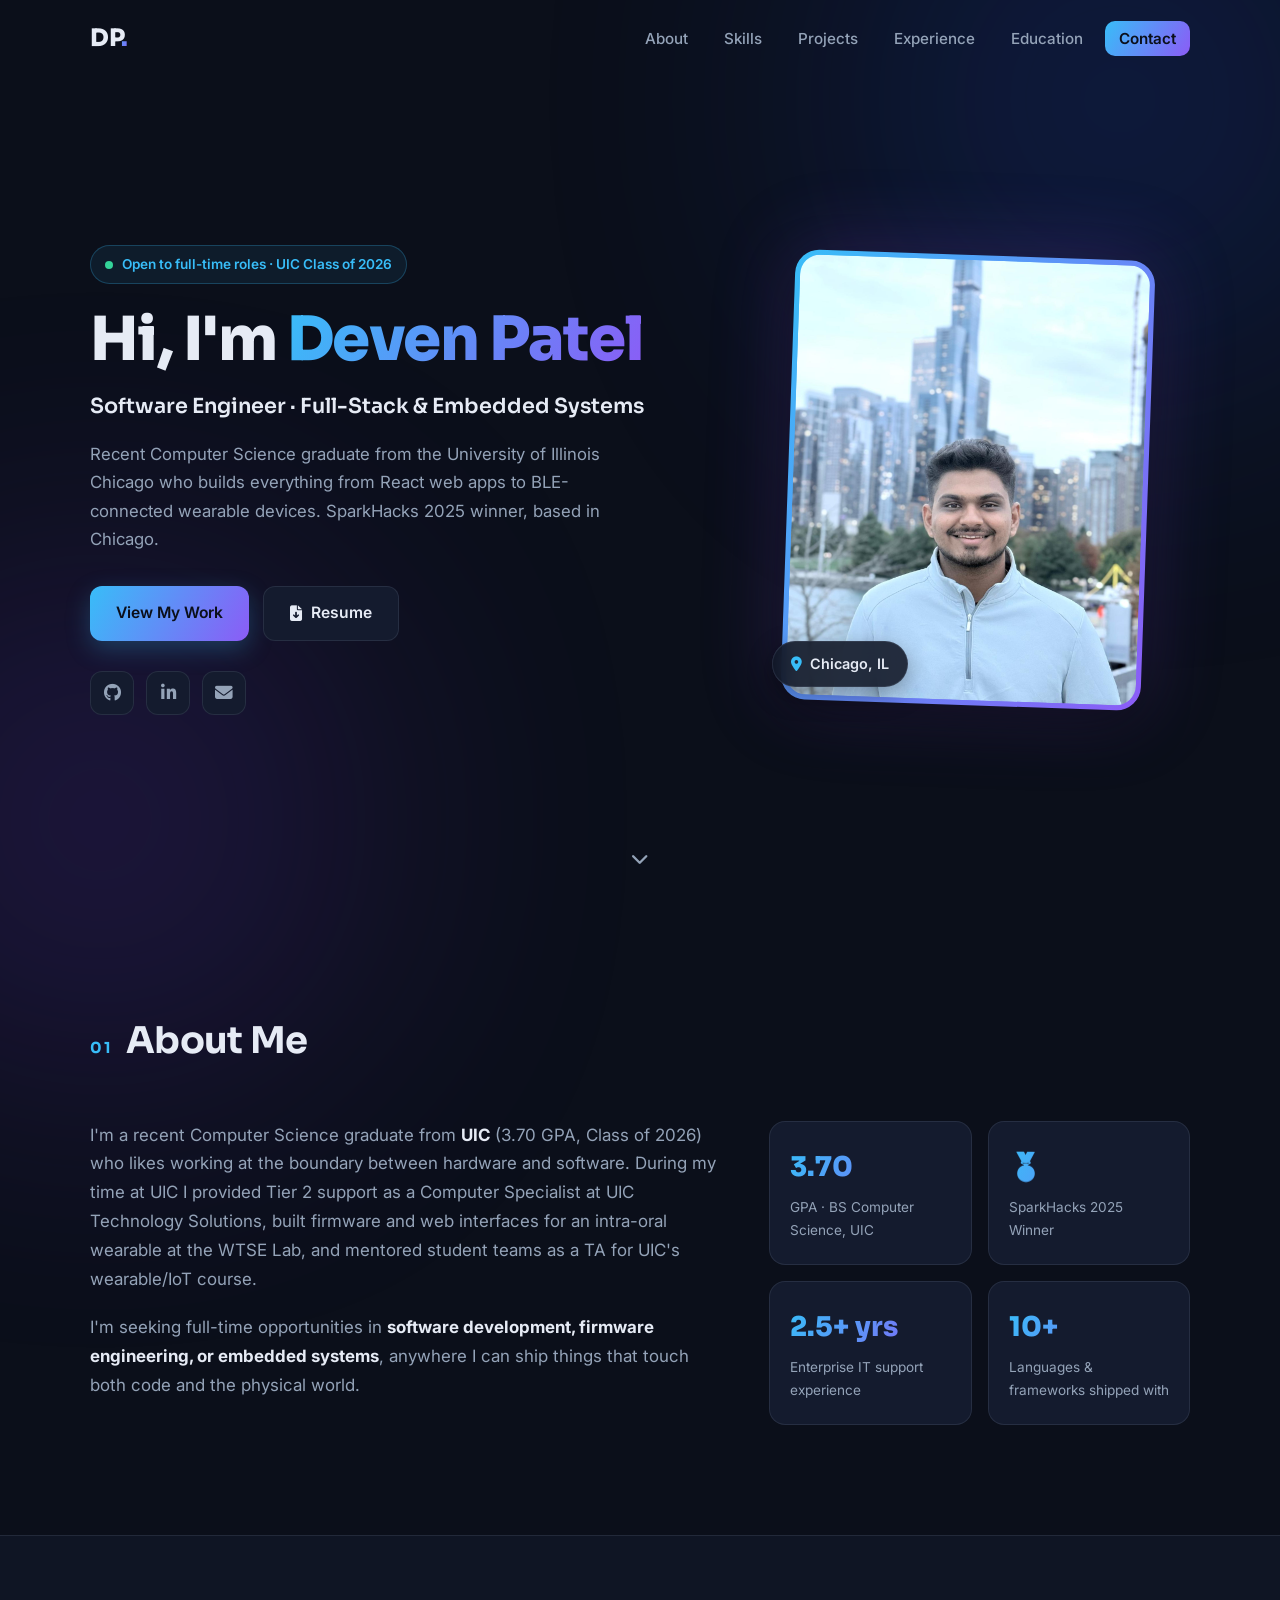
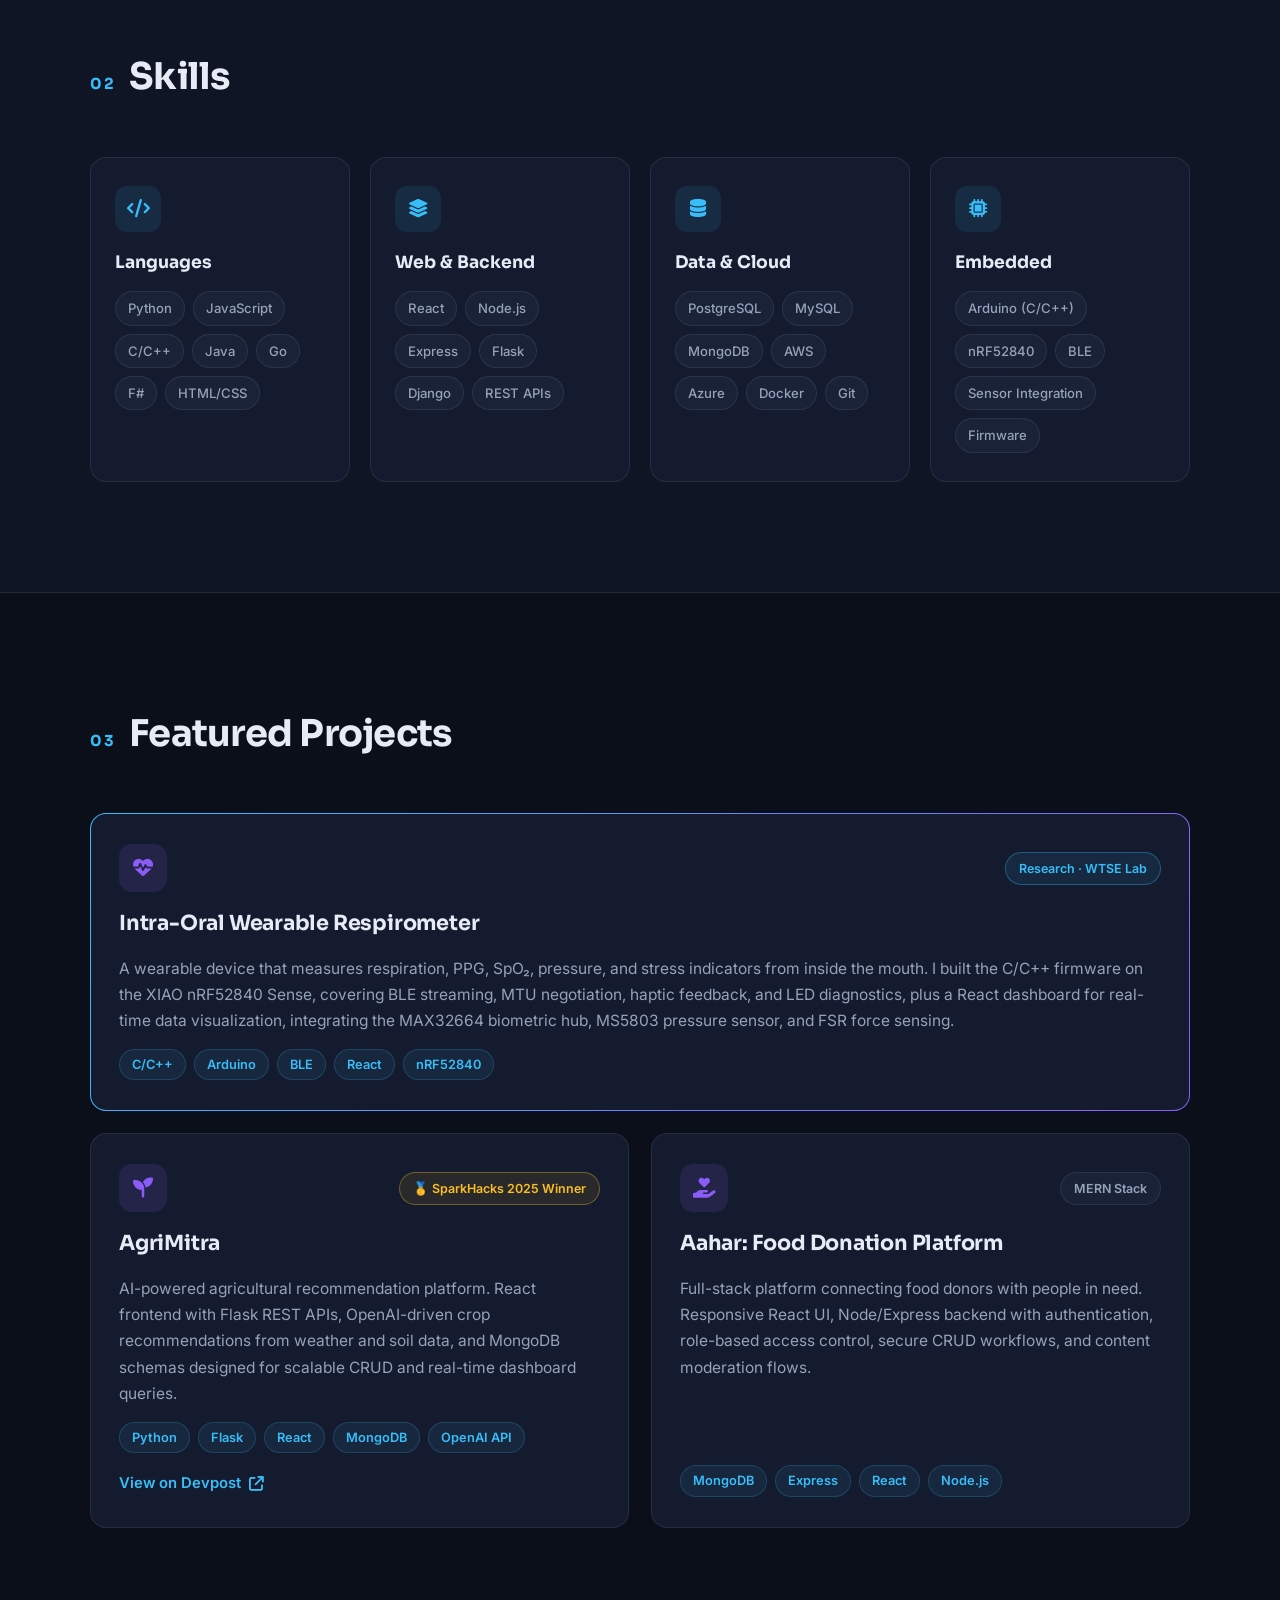
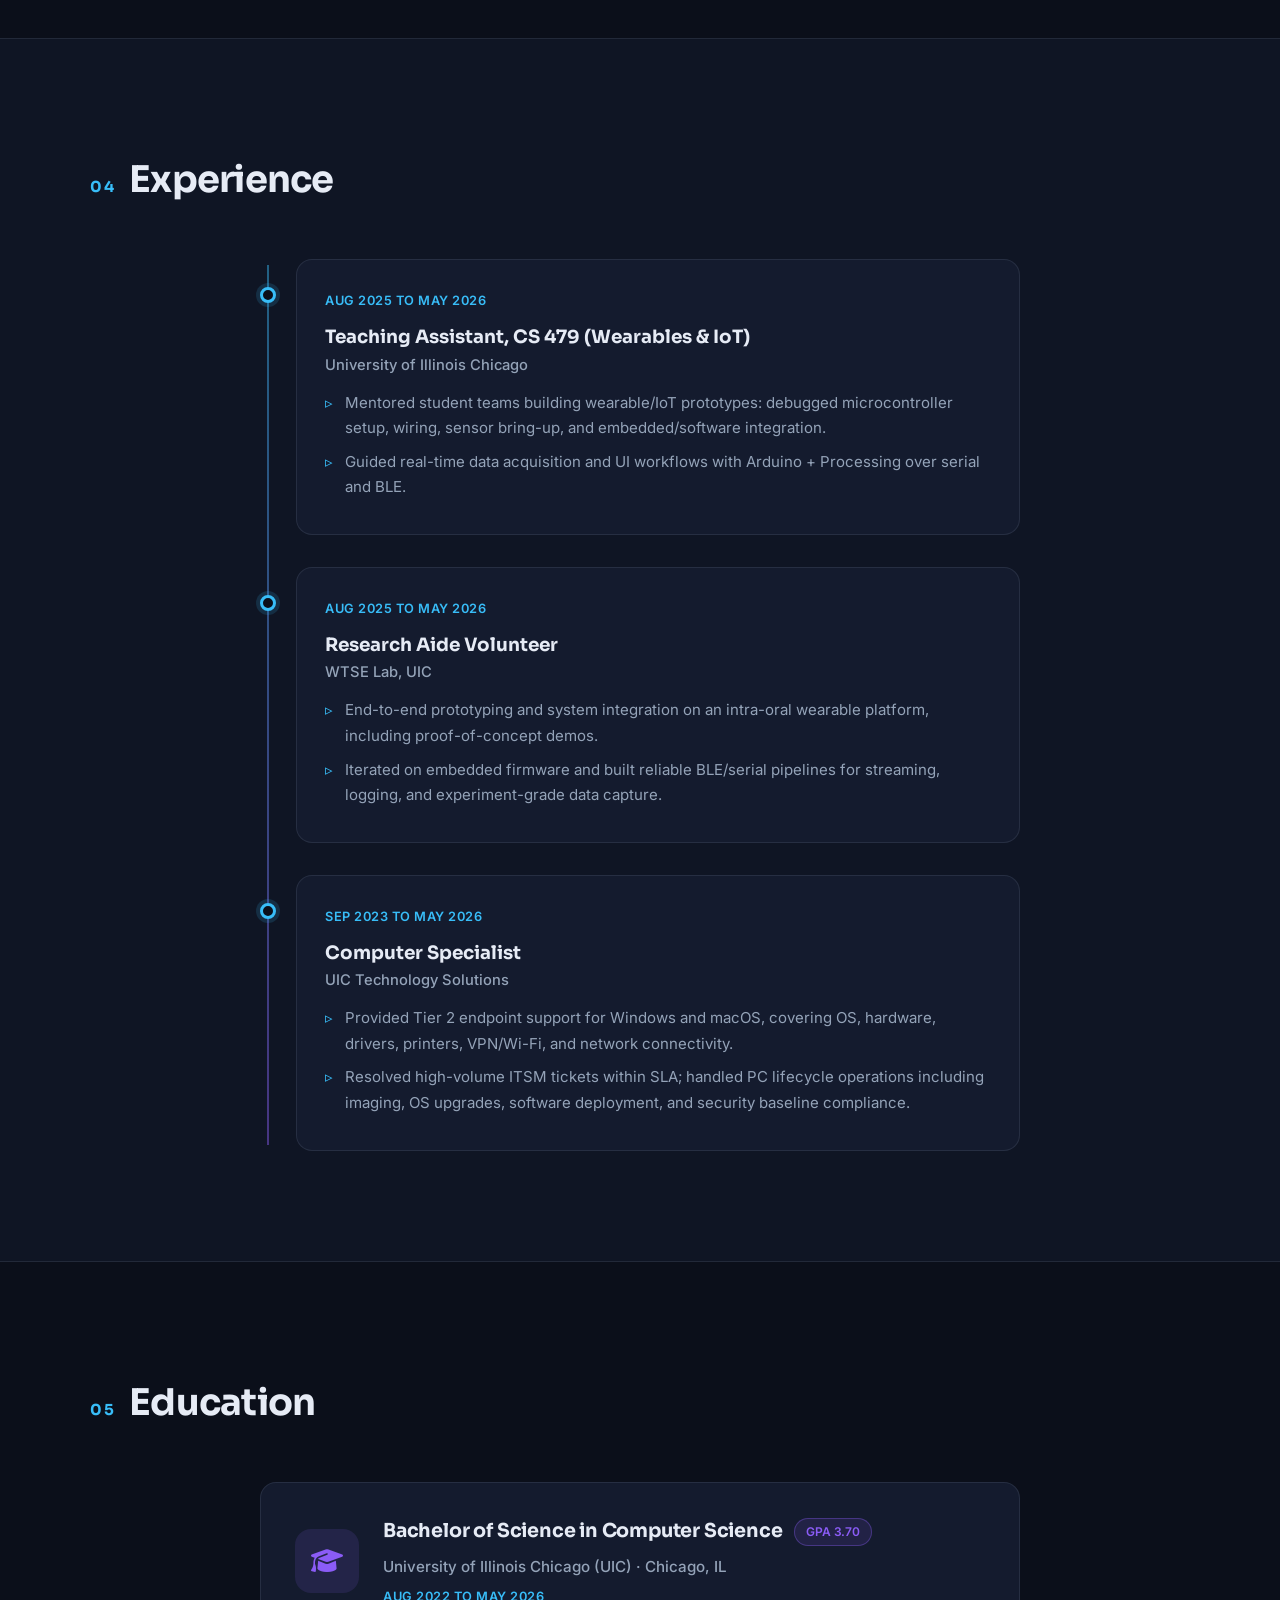
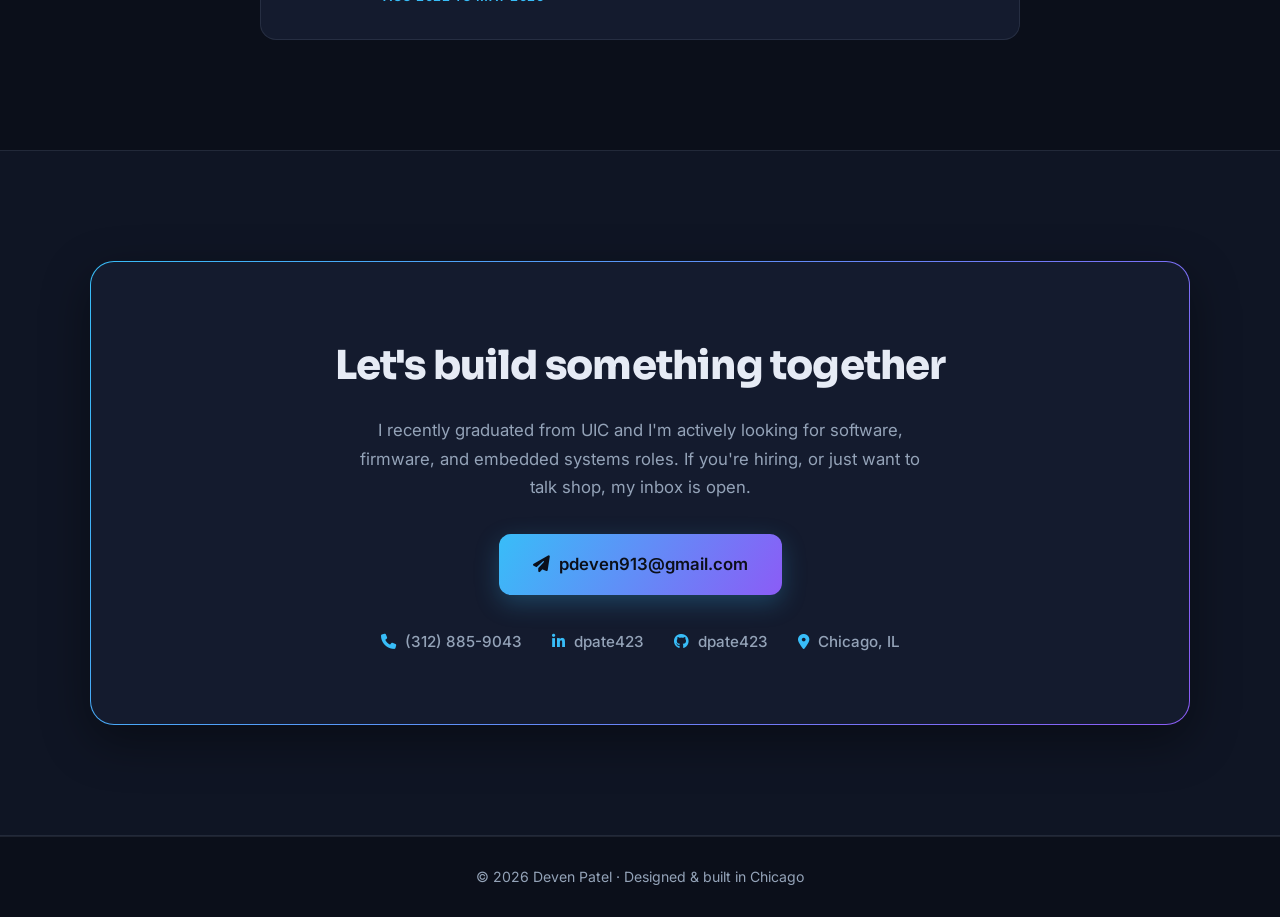
<file: index.html>
<!DOCTYPE html>
<html lang="en">
<head>
    <meta charset="UTF-8">
    <meta name="viewport" content="width=device-width, initial-scale=1.0">
    <meta name="description" content="Deven Patel | Software Engineer specializing in full-stack development and embedded systems. CS @ UIC, Chicago.">
    <title>Deven Patel | Software Engineer</title>
    <link rel="preconnect" href="https://fonts.googleapis.com">
    <link rel="preconnect" href="https://fonts.gstatic.com" crossorigin>
    <link href="https://fonts.googleapis.com/css2?family=Sora:wght@400;600;700;800&family=Inter:wght@400;500;600&display=swap" rel="stylesheet">
    <link rel="stylesheet" href="https://cdnjs.cloudflare.com/ajax/libs/font-awesome/6.5.2/css/all.min.css">
    <link rel="stylesheet" href="styles.css?v=3">
</head>
<body>
    <div class="bg-glow bg-glow-1"></div>
    <div class="bg-glow bg-glow-2"></div>

    <!-- Navigation -->
    <header class="navbar" id="navbar">
        <nav class="container nav-inner">
            <a href="#home" class="nav-brand">DP<span class="dot">.</span></a>
            <ul class="nav-menu" id="navMenu">
                <li><a href="#about" class="nav-link">About</a></li>
                <li><a href="#skills" class="nav-link">Skills</a></li>
                <li><a href="#projects" class="nav-link">Projects</a></li>
                <li><a href="#experience" class="nav-link">Experience</a></li>
                <li><a href="#education" class="nav-link">Education</a></li>
                <li><a href="#contact" class="nav-link nav-cta">Contact</a></li>
            </ul>
            <button class="hamburger" id="hamburger" aria-label="Toggle menu" aria-expanded="false">
                <span></span><span></span><span></span>
            </button>
        </nav>
    </header>

    <main>
        <!-- Hero -->
        <section id="home" class="hero">
            <div class="container hero-grid">
                <div class="hero-text reveal">
                    <p class="hero-eyebrow"><span class="status-dot"></span>Open to full-time roles · UIC Class of 2026</p>
                    <h1 class="hero-title">Hi, I'm <span class="gradient-text">Deven Patel</span></h1>
                    <p class="hero-role">Software Engineer · Full-Stack & Embedded Systems</p>
                    <p class="hero-description">
                        Recent Computer Science graduate from the University of Illinois Chicago
                        who builds everything from React web apps to BLE-connected wearable
                        devices. SparkHacks 2025 winner, based in Chicago.
                    </p>
                    <div class="hero-buttons">
                        <a href="#projects" class="btn btn-primary">View My Work</a>
                        <a href="Deven_Patel_Resume_SE.pdf" target="_blank" class="btn btn-secondary"><i class="fas fa-file-arrow-down"></i> Resume</a>
                    </div>
                    <div class="social-links">
                        <a href="https://github.com/dpate423" target="_blank" aria-label="GitHub"><i class="fab fa-github"></i></a>
                        <a href="https://linkedin.com/in/dpate423" target="_blank" aria-label="LinkedIn"><i class="fab fa-linkedin-in"></i></a>
                        <a href="mailto:pdeven913@gmail.com" aria-label="Email"><i class="fas fa-envelope"></i></a>
                    </div>
                </div>
                <div class="hero-photo reveal">
                    <div class="photo-frame">
                        <img src="headshot.jpeg" alt="Deven Patel in front of the Chicago skyline" loading="eager">
                    </div>
                    <div class="photo-badge">
                        <i class="fas fa-location-dot"></i> Chicago, IL
                    </div>
                </div>
            </div>
            <a href="#about" class="scroll-hint" aria-label="Scroll down"><i class="fas fa-chevron-down"></i></a>
        </section>

        <!-- About -->
        <section id="about" class="section">
            <div class="container">
                <h2 class="section-title reveal"><span class="section-num">01</span> About Me</h2>
                <div class="about-grid">
                    <div class="about-text reveal">
                        <p>
                            I'm a recent Computer Science graduate from <strong>UIC</strong> (3.70 GPA, Class
                            of 2026) who likes working at the boundary between hardware and software. During
                            my time at UIC I provided Tier 2 support as a Computer Specialist at UIC Technology
                            Solutions, built firmware and web interfaces for an intra-oral wearable at the
                            WTSE Lab, and mentored student teams as a TA for UIC's wearable/IoT course.
                        </p>
                        <p>
                            I'm seeking full-time opportunities in <strong>software development, firmware
                            engineering, or embedded systems</strong>, anywhere I can ship things that touch
                            both code and the physical world.
                        </p>
                    </div>
                    <div class="about-stats reveal">
                        <div class="stat-card">
                            <span class="stat-value">3.70</span>
                            <span class="stat-label">GPA · BS Computer Science, UIC</span>
                        </div>
                        <div class="stat-card">
                            <span class="stat-value">🥇</span>
                            <span class="stat-label">SparkHacks 2025 Winner</span>
                        </div>
                        <div class="stat-card">
                            <span class="stat-value">2.5+ yrs</span>
                            <span class="stat-label">Enterprise IT support experience</span>
                        </div>
                        <div class="stat-card">
                            <span class="stat-value">10+</span>
                            <span class="stat-label">Languages & frameworks shipped with</span>
                        </div>
                    </div>
                </div>
            </div>
        </section>

        <!-- Skills -->
        <section id="skills" class="section section-alt">
            <div class="container">
                <h2 class="section-title reveal"><span class="section-num">02</span> Skills</h2>
                <div class="skills-grid">
                    <div class="skill-category reveal">
                        <div class="skill-icon"><i class="fas fa-code"></i></div>
                        <h3>Languages</h3>
                        <div class="skill-tags">
                            <span>Python</span><span>JavaScript</span><span>C/C++</span>
                            <span>Java</span><span>Go</span><span>F#</span><span>HTML/CSS</span>
                        </div>
                    </div>
                    <div class="skill-category reveal">
                        <div class="skill-icon"><i class="fas fa-layer-group"></i></div>
                        <h3>Web & Backend</h3>
                        <div class="skill-tags">
                            <span>React</span><span>Node.js</span><span>Express</span>
                            <span>Flask</span><span>Django</span><span>REST APIs</span>
                        </div>
                    </div>
                    <div class="skill-category reveal">
                        <div class="skill-icon"><i class="fas fa-database"></i></div>
                        <h3>Data & Cloud</h3>
                        <div class="skill-tags">
                            <span>PostgreSQL</span><span>MySQL</span><span>MongoDB</span>
                            <span>AWS</span><span>Azure</span><span>Docker</span><span>Git</span>
                        </div>
                    </div>
                    <div class="skill-category reveal">
                        <div class="skill-icon"><i class="fas fa-microchip"></i></div>
                        <h3>Embedded</h3>
                        <div class="skill-tags">
                            <span>Arduino (C/C++)</span><span>nRF52840</span><span>BLE</span>
                            <span>Sensor Integration</span><span>Firmware</span>
                        </div>
                    </div>
                </div>
            </div>
        </section>

        <!-- Projects -->
        <section id="projects" class="section">
            <div class="container">
                <h2 class="section-title reveal"><span class="section-num">03</span> Featured Projects</h2>
                <div class="projects-grid">
                    <article class="project-card project-featured reveal">
                        <div class="project-top">
                            <div class="project-icon"><i class="fas fa-heart-pulse"></i></div>
                            <span class="project-tag tag-research">Research · WTSE Lab</span>
                        </div>
                        <h3>Intra-Oral Wearable Respirometer</h3>
                        <p>
                            A wearable device that measures respiration, PPG, SpO₂, pressure, and stress
                            indicators from inside the mouth. I built the C/C++ firmware on the XIAO nRF52840
                            Sense, covering BLE streaming, MTU negotiation, haptic feedback, and LED
                            diagnostics, plus a React dashboard for real-time data visualization, integrating
                            the MAX32664 biometric hub, MS5803 pressure sensor, and FSR force sensing.
                        </p>
                        <div class="project-tech">
                            <span>C/C++</span><span>Arduino</span><span>BLE</span><span>React</span><span>nRF52840</span>
                        </div>
                    </article>

                    <article class="project-card reveal">
                        <div class="project-top">
                            <div class="project-icon"><i class="fas fa-seedling"></i></div>
                            <span class="project-tag tag-winner">🥇 SparkHacks 2025 Winner</span>
                        </div>
                        <h3>AgriMitra</h3>
                        <p>
                            AI-powered agricultural recommendation platform. React frontend with Flask REST
                            APIs, OpenAI-driven crop recommendations from weather and soil data, and MongoDB
                            schemas designed for scalable CRUD and real-time dashboard queries.
                        </p>
                        <div class="project-tech">
                            <span>Python</span><span>Flask</span><span>React</span><span>MongoDB</span><span>OpenAI API</span>
                        </div>
                        <a href="https://devpost.com/software/agrimitra" target="_blank" class="project-link">
                            View on Devpost <i class="fas fa-arrow-up-right-from-square"></i>
                        </a>
                    </article>

                    <article class="project-card reveal">
                        <div class="project-top">
                            <div class="project-icon"><i class="fas fa-hand-holding-heart"></i></div>
                            <span class="project-tag">MERN Stack</span>
                        </div>
                        <h3>Aahar: Food Donation Platform</h3>
                        <p>
                            Full-stack platform connecting food donors with people in need. Responsive React
                            UI, Node/Express backend with authentication, role-based access control, secure
                            CRUD workflows, and content moderation flows.
                        </p>
                        <div class="project-tech">
                            <span>MongoDB</span><span>Express</span><span>React</span><span>Node.js</span>
                        </div>
                    </article>
                </div>
            </div>
        </section>

        <!-- Experience -->
        <section id="experience" class="section section-alt">
            <div class="container">
                <h2 class="section-title reveal"><span class="section-num">04</span> Experience</h2>
                <div class="timeline">
                    <div class="timeline-item reveal">
                        <div class="timeline-marker"></div>
                        <div class="timeline-card">
                            <div class="timeline-meta">
                                <span class="timeline-date">Aug 2025 to May 2026</span>
                            </div>
                            <h3>Teaching Assistant, CS 479 (Wearables & IoT)</h3>
                            <p class="timeline-company">University of Illinois Chicago</p>
                            <ul>
                                <li>Mentored student teams building wearable/IoT prototypes: debugged microcontroller setup, wiring, sensor bring-up, and embedded/software integration.</li>
                                <li>Guided real-time data acquisition and UI workflows with Arduino + Processing over serial and BLE.</li>
                            </ul>
                        </div>
                    </div>
                    <div class="timeline-item reveal">
                        <div class="timeline-marker"></div>
                        <div class="timeline-card">
                            <div class="timeline-meta">
                                <span class="timeline-date">Aug 2025 to May 2026</span>
                            </div>
                            <h3>Research Aide Volunteer</h3>
                            <p class="timeline-company">WTSE Lab, UIC</p>
                            <ul>
                                <li>End-to-end prototyping and system integration on an intra-oral wearable platform, including proof-of-concept demos.</li>
                                <li>Iterated on embedded firmware and built reliable BLE/serial pipelines for streaming, logging, and experiment-grade data capture.</li>
                            </ul>
                        </div>
                    </div>
                    <div class="timeline-item reveal">
                        <div class="timeline-marker"></div>
                        <div class="timeline-card">
                            <div class="timeline-meta">
                                <span class="timeline-date">Sep 2023 to May 2026</span>
                            </div>
                            <h3>Computer Specialist</h3>
                            <p class="timeline-company">UIC Technology Solutions</p>
                            <ul>
                                <li>Provided Tier 2 endpoint support for Windows and macOS, covering OS, hardware, drivers, printers, VPN/Wi-Fi, and network connectivity.</li>
                                <li>Resolved high-volume ITSM tickets within SLA; handled PC lifecycle operations including imaging, OS upgrades, software deployment, and security baseline compliance.</li>
                            </ul>
                        </div>
                    </div>
                </div>
            </div>
        </section>

        <!-- Education -->
        <section id="education" class="section">
            <div class="container">
                <h2 class="section-title reveal"><span class="section-num">05</span> Education</h2>
                <div class="education-card reveal">
                    <div class="education-icon"><i class="fas fa-graduation-cap"></i></div>
                    <div class="education-body">
                        <h3>Bachelor of Science in Computer Science <span class="gpa-pill">GPA 3.70</span></h3>
                        <p class="education-school">University of Illinois Chicago (UIC) · Chicago, IL</p>
                        <p class="education-date">Aug 2022 to May 2026</p>
                    </div>
                </div>
            </div>
        </section>

        <!-- Contact -->
        <section id="contact" class="section section-alt">
            <div class="container">
                <div class="contact-card reveal">
                    <h2 class="contact-title">Let's build something together</h2>
                    <p class="contact-description">
                        I recently graduated from UIC and I'm actively looking for software, firmware,
                        and embedded systems roles. If you're hiring, or just want to talk shop, my
                        inbox is open.
                    </p>
                    <a href="mailto:pdeven913@gmail.com" class="btn btn-primary btn-lg"><i class="fas fa-paper-plane"></i> pdeven913@gmail.com</a>
                    <div class="contact-methods">
                        <a href="tel:+13128859043"><i class="fas fa-phone"></i> (312) 885-9043</a>
                        <a href="https://linkedin.com/in/dpate423" target="_blank"><i class="fab fa-linkedin-in"></i> dpate423</a>
                        <a href="https://github.com/dpate423" target="_blank"><i class="fab fa-github"></i> dpate423</a>
                        <span><i class="fas fa-location-dot"></i> Chicago, IL</span>
                    </div>
                </div>
            </div>
        </section>
    </main>

    <footer class="footer">
        <div class="container">
            <p>© 2026 Deven Patel · Designed & built in Chicago</p>
        </div>
    </footer>

    <script src="script.js?v=3"></script>
</body>
</html>
</file>
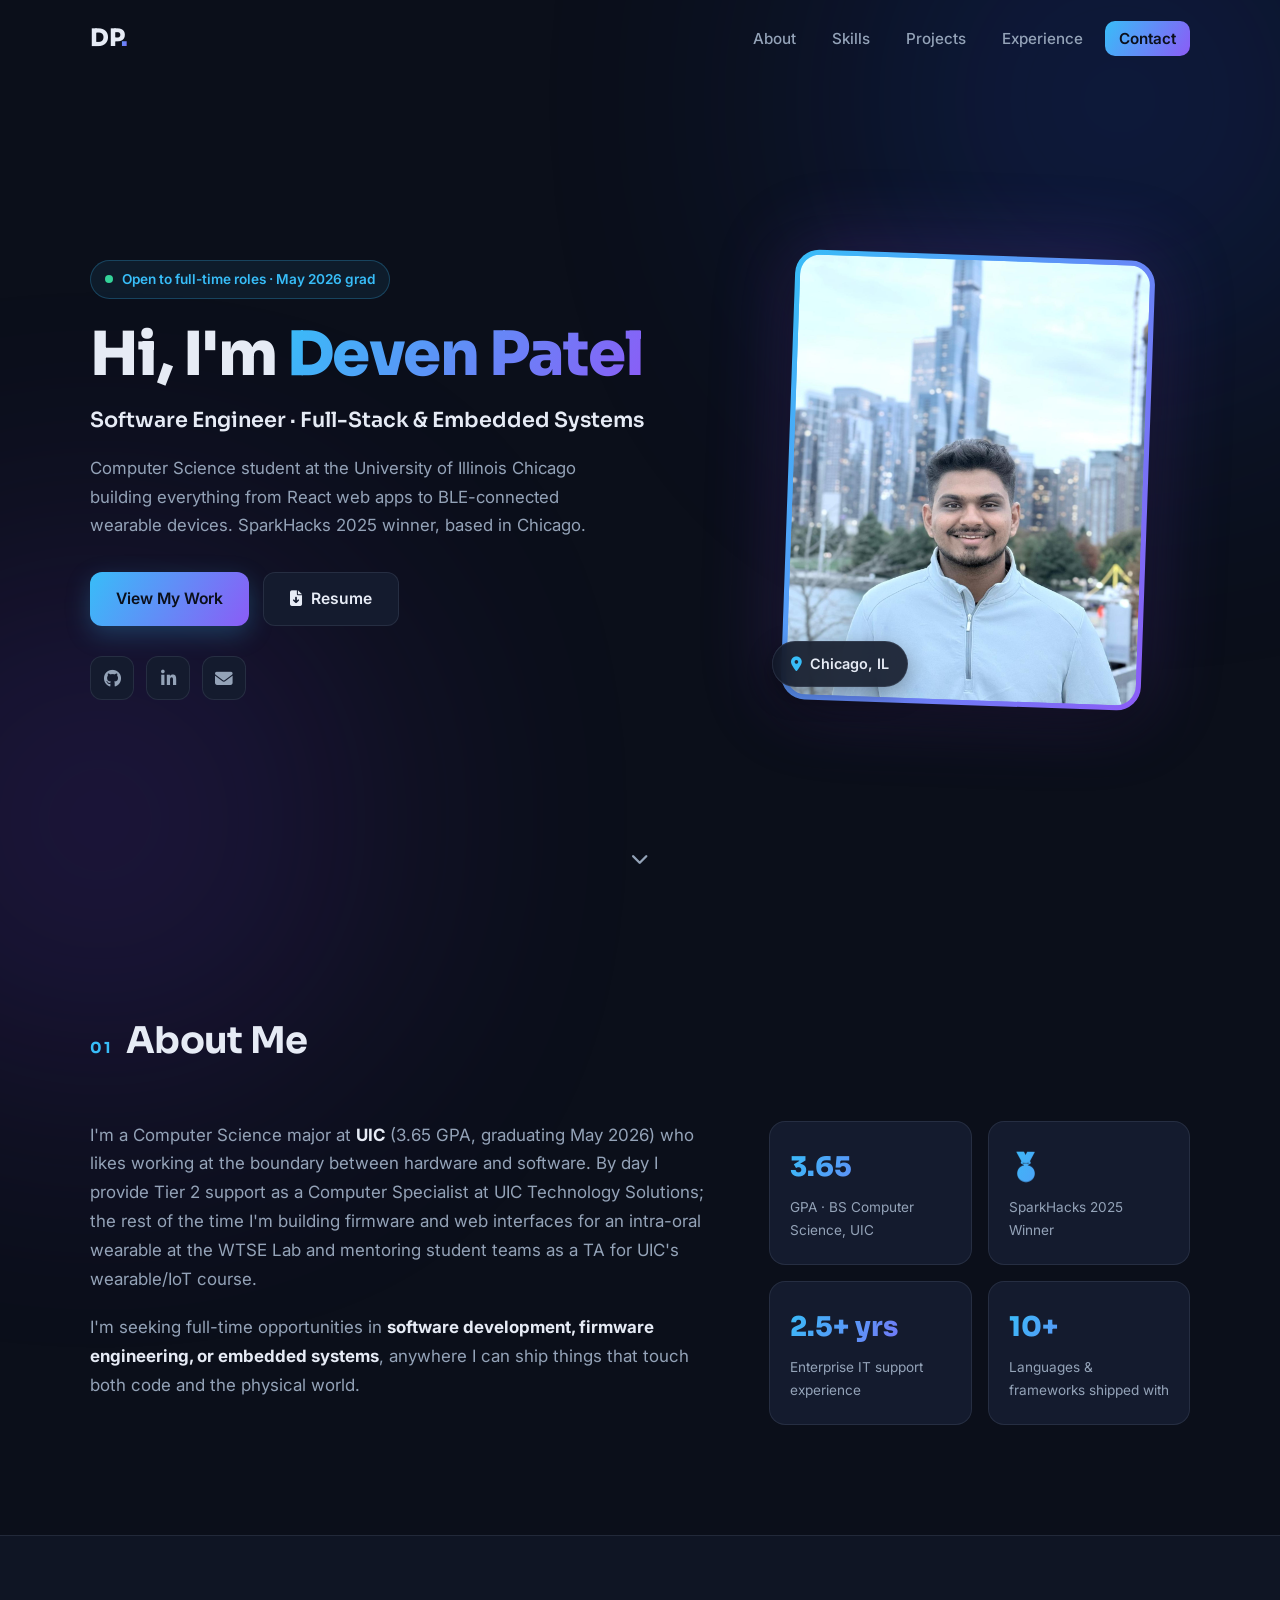
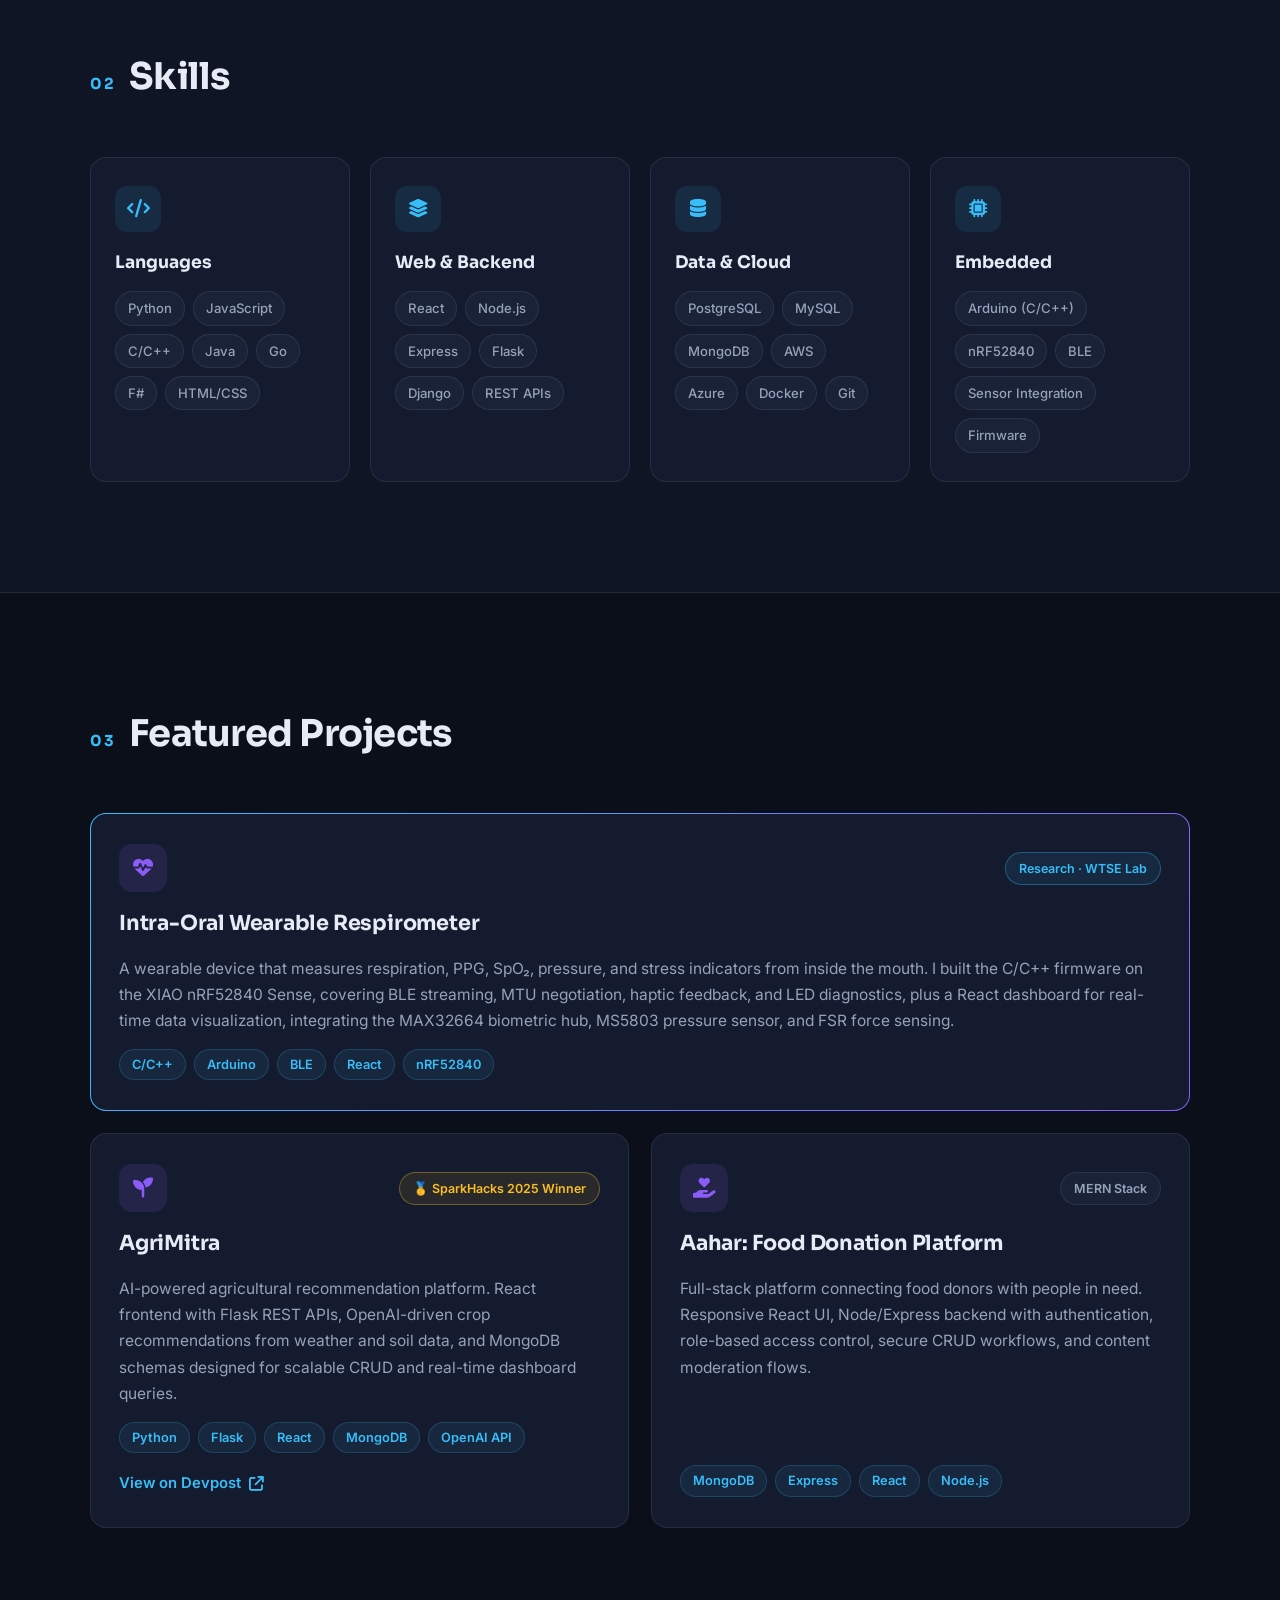
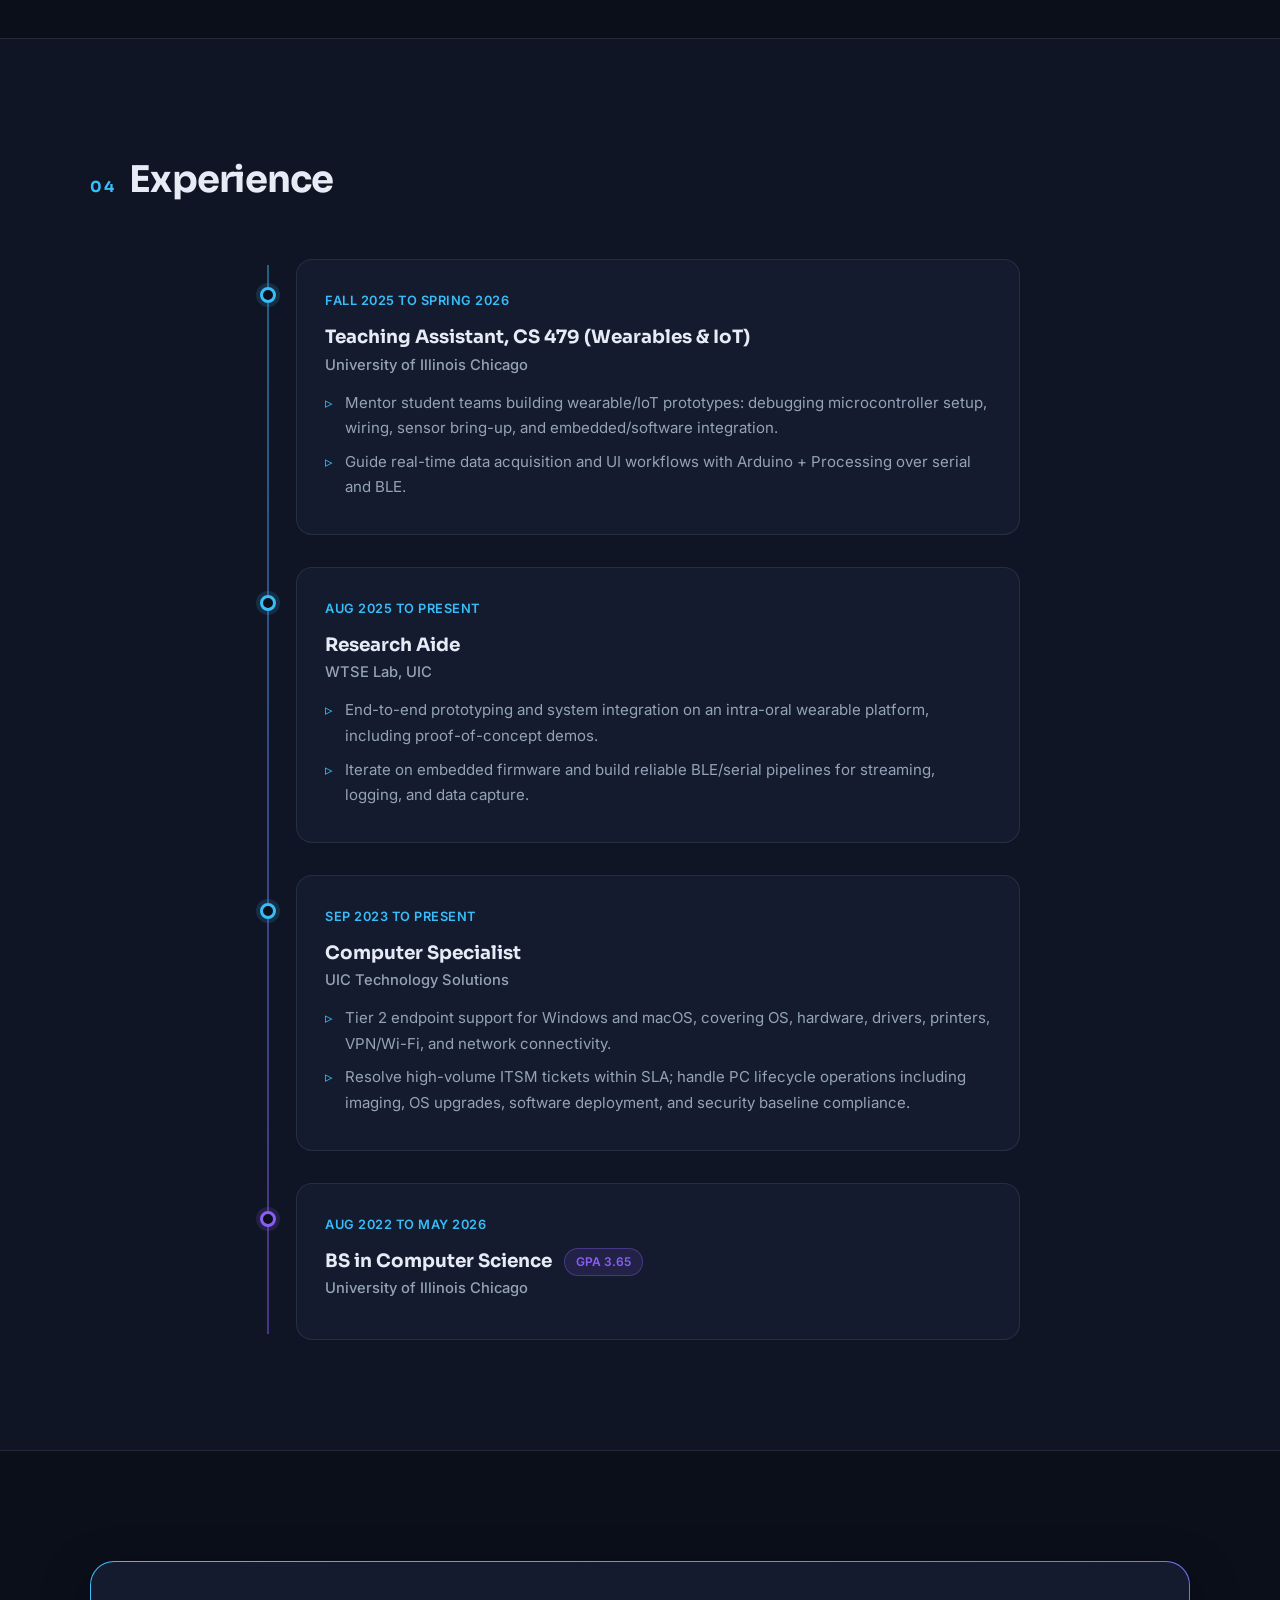
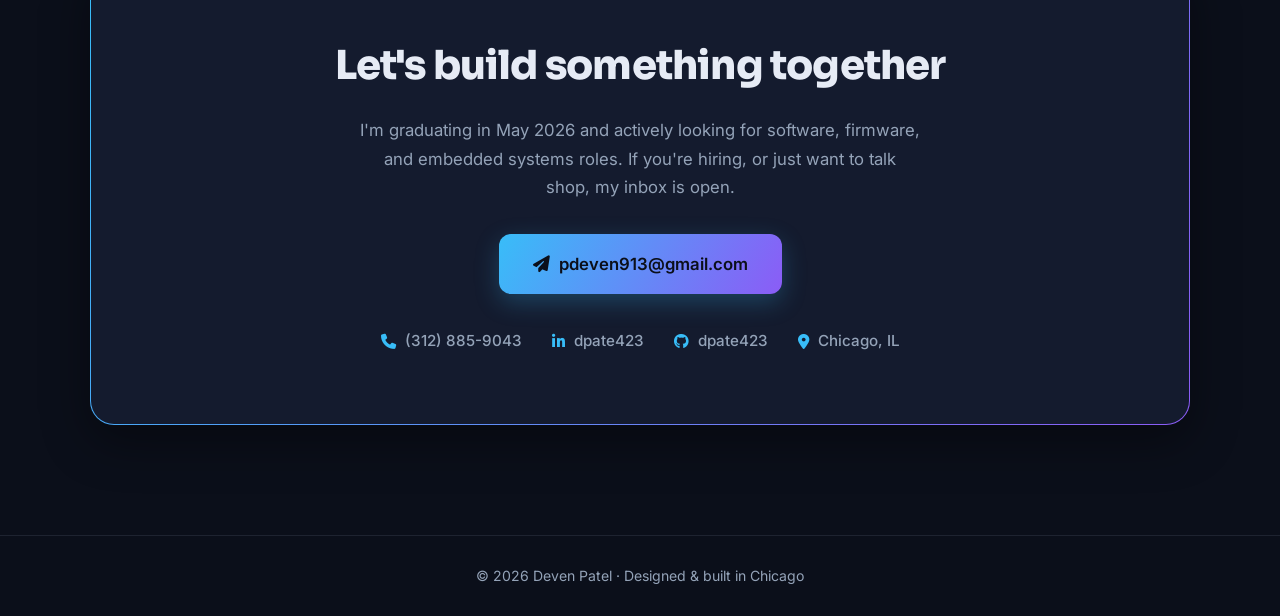
<file: portfolio/index.html>
<!DOCTYPE html>
<html lang="en">
<head>
    <meta charset="UTF-8">
    <meta name="viewport" content="width=device-width, initial-scale=1.0">
    <meta name="description" content="Deven Patel | Software Engineer specializing in full-stack development and embedded systems. CS @ UIC, Chicago.">
    <title>Deven Patel | Software Engineer</title>
    <link rel="preconnect" href="https://fonts.googleapis.com">
    <link rel="preconnect" href="https://fonts.gstatic.com" crossorigin>
    <link href="https://fonts.googleapis.com/css2?family=Sora:wght@400;600;700;800&family=Inter:wght@400;500;600&display=swap" rel="stylesheet">
    <link rel="stylesheet" href="https://cdnjs.cloudflare.com/ajax/libs/font-awesome/6.5.2/css/all.min.css">
    <link rel="stylesheet" href="styles.css">
</head>
<body>
    <div class="bg-glow bg-glow-1"></div>
    <div class="bg-glow bg-glow-2"></div>

    <!-- Navigation -->
    <header class="navbar" id="navbar">
        <nav class="container nav-inner">
            <a href="#home" class="nav-brand">DP<span class="dot">.</span></a>
            <ul class="nav-menu" id="navMenu">
                <li><a href="#about" class="nav-link">About</a></li>
                <li><a href="#skills" class="nav-link">Skills</a></li>
                <li><a href="#projects" class="nav-link">Projects</a></li>
                <li><a href="#experience" class="nav-link">Experience</a></li>
                <li><a href="#contact" class="nav-link nav-cta">Contact</a></li>
            </ul>
            <button class="hamburger" id="hamburger" aria-label="Toggle menu" aria-expanded="false">
                <span></span><span></span><span></span>
            </button>
        </nav>
    </header>

    <main>
        <!-- Hero -->
        <section id="home" class="hero">
            <div class="container hero-grid">
                <div class="hero-text reveal">
                    <p class="hero-eyebrow"><span class="status-dot"></span>Open to full-time roles · May 2026 grad</p>
                    <h1 class="hero-title">Hi, I'm <span class="gradient-text">Deven Patel</span></h1>
                    <p class="hero-role">Software Engineer · Full-Stack & Embedded Systems</p>
                    <p class="hero-description">
                        Computer Science student at the University of Illinois Chicago building
                        everything from React web apps to BLE-connected wearable devices.
                        SparkHacks 2025 winner, based in Chicago.
                    </p>
                    <div class="hero-buttons">
                        <a href="#projects" class="btn btn-primary">View My Work</a>
                        <a href="Deven_Patel_Resume_SE.pdf" target="_blank" class="btn btn-secondary"><i class="fas fa-file-arrow-down"></i> Resume</a>
                    </div>
                    <div class="social-links">
                        <a href="https://github.com/dpate423" target="_blank" aria-label="GitHub"><i class="fab fa-github"></i></a>
                        <a href="https://linkedin.com/in/dpate423" target="_blank" aria-label="LinkedIn"><i class="fab fa-linkedin-in"></i></a>
                        <a href="mailto:pdeven913@gmail.com" aria-label="Email"><i class="fas fa-envelope"></i></a>
                    </div>
                </div>
                <div class="hero-photo reveal">
                    <div class="photo-frame">
                        <img src="headshot.jpeg" alt="Deven Patel in front of the Chicago skyline" loading="eager">
                    </div>
                    <div class="photo-badge">
                        <i class="fas fa-location-dot"></i> Chicago, IL
                    </div>
                </div>
            </div>
            <a href="#about" class="scroll-hint" aria-label="Scroll down"><i class="fas fa-chevron-down"></i></a>
        </section>

        <!-- About -->
        <section id="about" class="section">
            <div class="container">
                <h2 class="section-title reveal"><span class="section-num">01</span> About Me</h2>
                <div class="about-grid">
                    <div class="about-text reveal">
                        <p>
                            I'm a Computer Science major at <strong>UIC</strong> (3.65 GPA, graduating May 2026)
                            who likes working at the boundary between hardware and software. By day I provide
                            Tier 2 support as a Computer Specialist at UIC Technology Solutions; the rest of the
                            time I'm building firmware and web interfaces for an intra-oral wearable at the
                            WTSE Lab and mentoring student teams as a TA for UIC's wearable/IoT course.
                        </p>
                        <p>
                            I'm seeking full-time opportunities in <strong>software development, firmware
                            engineering, or embedded systems</strong>, anywhere I can ship things that touch
                            both code and the physical world.
                        </p>
                    </div>
                    <div class="about-stats reveal">
                        <div class="stat-card">
                            <span class="stat-value">3.65</span>
                            <span class="stat-label">GPA · BS Computer Science, UIC</span>
                        </div>
                        <div class="stat-card">
                            <span class="stat-value">🥇</span>
                            <span class="stat-label">SparkHacks 2025 Winner</span>
                        </div>
                        <div class="stat-card">
                            <span class="stat-value">2.5+ yrs</span>
                            <span class="stat-label">Enterprise IT support experience</span>
                        </div>
                        <div class="stat-card">
                            <span class="stat-value">10+</span>
                            <span class="stat-label">Languages & frameworks shipped with</span>
                        </div>
                    </div>
                </div>
            </div>
        </section>

        <!-- Skills -->
        <section id="skills" class="section section-alt">
            <div class="container">
                <h2 class="section-title reveal"><span class="section-num">02</span> Skills</h2>
                <div class="skills-grid">
                    <div class="skill-category reveal">
                        <div class="skill-icon"><i class="fas fa-code"></i></div>
                        <h3>Languages</h3>
                        <div class="skill-tags">
                            <span>Python</span><span>JavaScript</span><span>C/C++</span>
                            <span>Java</span><span>Go</span><span>F#</span><span>HTML/CSS</span>
                        </div>
                    </div>
                    <div class="skill-category reveal">
                        <div class="skill-icon"><i class="fas fa-layer-group"></i></div>
                        <h3>Web & Backend</h3>
                        <div class="skill-tags">
                            <span>React</span><span>Node.js</span><span>Express</span>
                            <span>Flask</span><span>Django</span><span>REST APIs</span>
                        </div>
                    </div>
                    <div class="skill-category reveal">
                        <div class="skill-icon"><i class="fas fa-database"></i></div>
                        <h3>Data & Cloud</h3>
                        <div class="skill-tags">
                            <span>PostgreSQL</span><span>MySQL</span><span>MongoDB</span>
                            <span>AWS</span><span>Azure</span><span>Docker</span><span>Git</span>
                        </div>
                    </div>
                    <div class="skill-category reveal">
                        <div class="skill-icon"><i class="fas fa-microchip"></i></div>
                        <h3>Embedded</h3>
                        <div class="skill-tags">
                            <span>Arduino (C/C++)</span><span>nRF52840</span><span>BLE</span>
                            <span>Sensor Integration</span><span>Firmware</span>
                        </div>
                    </div>
                </div>
            </div>
        </section>

        <!-- Projects -->
        <section id="projects" class="section">
            <div class="container">
                <h2 class="section-title reveal"><span class="section-num">03</span> Featured Projects</h2>
                <div class="projects-grid">
                    <article class="project-card project-featured reveal">
                        <div class="project-top">
                            <div class="project-icon"><i class="fas fa-heart-pulse"></i></div>
                            <span class="project-tag tag-research">Research · WTSE Lab</span>
                        </div>
                        <h3>Intra-Oral Wearable Respirometer</h3>
                        <p>
                            A wearable device that measures respiration, PPG, SpO₂, pressure, and stress
                            indicators from inside the mouth. I built the C/C++ firmware on the XIAO nRF52840
                            Sense, covering BLE streaming, MTU negotiation, haptic feedback, and LED
                            diagnostics, plus a React dashboard for real-time data visualization, integrating
                            the MAX32664 biometric hub, MS5803 pressure sensor, and FSR force sensing.
                        </p>
                        <div class="project-tech">
                            <span>C/C++</span><span>Arduino</span><span>BLE</span><span>React</span><span>nRF52840</span>
                        </div>
                    </article>

                    <article class="project-card reveal">
                        <div class="project-top">
                            <div class="project-icon"><i class="fas fa-seedling"></i></div>
                            <span class="project-tag tag-winner">🥇 SparkHacks 2025 Winner</span>
                        </div>
                        <h3>AgriMitra</h3>
                        <p>
                            AI-powered agricultural recommendation platform. React frontend with Flask REST
                            APIs, OpenAI-driven crop recommendations from weather and soil data, and MongoDB
                            schemas designed for scalable CRUD and real-time dashboard queries.
                        </p>
                        <div class="project-tech">
                            <span>Python</span><span>Flask</span><span>React</span><span>MongoDB</span><span>OpenAI API</span>
                        </div>
                        <a href="https://devpost.com/software/agrimitra" target="_blank" class="project-link">
                            View on Devpost <i class="fas fa-arrow-up-right-from-square"></i>
                        </a>
                    </article>

                    <article class="project-card reveal">
                        <div class="project-top">
                            <div class="project-icon"><i class="fas fa-hand-holding-heart"></i></div>
                            <span class="project-tag">MERN Stack</span>
                        </div>
                        <h3>Aahar: Food Donation Platform</h3>
                        <p>
                            Full-stack platform connecting food donors with people in need. Responsive React
                            UI, Node/Express backend with authentication, role-based access control, secure
                            CRUD workflows, and content moderation flows.
                        </p>
                        <div class="project-tech">
                            <span>MongoDB</span><span>Express</span><span>React</span><span>Node.js</span>
                        </div>
                    </article>
                </div>
            </div>
        </section>

        <!-- Experience -->
        <section id="experience" class="section section-alt">
            <div class="container">
                <h2 class="section-title reveal"><span class="section-num">04</span> Experience</h2>
                <div class="timeline">
                    <div class="timeline-item reveal">
                        <div class="timeline-marker"></div>
                        <div class="timeline-card">
                            <div class="timeline-meta">
                                <span class="timeline-date">Fall 2025 to Spring 2026</span>
                            </div>
                            <h3>Teaching Assistant, CS 479 (Wearables & IoT)</h3>
                            <p class="timeline-company">University of Illinois Chicago</p>
                            <ul>
                                <li>Mentor student teams building wearable/IoT prototypes: debugging microcontroller setup, wiring, sensor bring-up, and embedded/software integration.</li>
                                <li>Guide real-time data acquisition and UI workflows with Arduino + Processing over serial and BLE.</li>
                            </ul>
                        </div>
                    </div>
                    <div class="timeline-item reveal">
                        <div class="timeline-marker"></div>
                        <div class="timeline-card">
                            <div class="timeline-meta">
                                <span class="timeline-date">Aug 2025 to Present</span>
                            </div>
                            <h3>Research Aide</h3>
                            <p class="timeline-company">WTSE Lab, UIC</p>
                            <ul>
                                <li>End-to-end prototyping and system integration on an intra-oral wearable platform, including proof-of-concept demos.</li>
                                <li>Iterate on embedded firmware and build reliable BLE/serial pipelines for streaming, logging, and data capture.</li>
                            </ul>
                        </div>
                    </div>
                    <div class="timeline-item reveal">
                        <div class="timeline-marker"></div>
                        <div class="timeline-card">
                            <div class="timeline-meta">
                                <span class="timeline-date">Sep 2023 to Present</span>
                            </div>
                            <h3>Computer Specialist</h3>
                            <p class="timeline-company">UIC Technology Solutions</p>
                            <ul>
                                <li>Tier 2 endpoint support for Windows and macOS, covering OS, hardware, drivers, printers, VPN/Wi-Fi, and network connectivity.</li>
                                <li>Resolve high-volume ITSM tickets within SLA; handle PC lifecycle operations including imaging, OS upgrades, software deployment, and security baseline compliance.</li>
                            </ul>
                        </div>
                    </div>
                    <div class="timeline-item reveal">
                        <div class="timeline-marker marker-edu"></div>
                        <div class="timeline-card">
                            <div class="timeline-meta">
                                <span class="timeline-date">Aug 2022 to May 2026</span>
                            </div>
                            <h3>BS in Computer Science <span class="gpa-pill">GPA 3.65</span></h3>
                            <p class="timeline-company">University of Illinois Chicago</p>
                        </div>
                    </div>
                </div>
            </div>
        </section>

        <!-- Contact -->
        <section id="contact" class="section">
            <div class="container">
                <div class="contact-card reveal">
                    <h2 class="contact-title">Let's build something together</h2>
                    <p class="contact-description">
                        I'm graduating in May 2026 and actively looking for software, firmware, and
                        embedded systems roles. If you're hiring, or just want to talk shop, my inbox is open.
                    </p>
                    <a href="mailto:pdeven913@gmail.com" class="btn btn-primary btn-lg"><i class="fas fa-paper-plane"></i> pdeven913@gmail.com</a>
                    <div class="contact-methods">
                        <a href="tel:+13128859043"><i class="fas fa-phone"></i> (312) 885-9043</a>
                        <a href="https://linkedin.com/in/dpate423" target="_blank"><i class="fab fa-linkedin-in"></i> dpate423</a>
                        <a href="https://github.com/dpate423" target="_blank"><i class="fab fa-github"></i> dpate423</a>
                        <span><i class="fas fa-location-dot"></i> Chicago, IL</span>
                    </div>
                </div>
            </div>
        </section>
    </main>

    <footer class="footer">
        <div class="container">
            <p>© 2026 Deven Patel · Designed & built in Chicago</p>
        </div>
    </footer>

    <script src="script.js"></script>
</body>
</html>
</file>
<file: styles.css>
/* ============================================================
   Deven Patel Portfolio
   Dark, modern theme with cyan→violet gradient accents
   ============================================================ */

:root {
    --bg: #0b0f1a;
    --bg-alt: #0f1524;
    --surface: #141b2e;
    --surface-2: #1a2238;
    --border: rgba(148, 163, 184, 0.14);
    --text: #e6ebf5;
    --text-muted: #94a3b8;
    --accent: #38bdf8;
    --accent-2: #8b5cf6;
    --gradient: linear-gradient(120deg, #38bdf8, #8b5cf6);
    --radius: 16px;
    --shadow: 0 16px 48px rgba(0, 0, 0, 0.4);
    --font-display: 'Sora', sans-serif;
    --font-body: 'Inter', sans-serif;
}

* {
    margin: 0;
    padding: 0;
    box-sizing: border-box;
}

html {
    scroll-behavior: smooth;
    scroll-padding-top: 90px;
}

body {
    font-family: var(--font-body);
    background: var(--bg);
    color: var(--text);
    line-height: 1.7;
    overflow-x: hidden;
}

.container {
    width: min(1100px, 92%);
    margin: 0 auto;
}

/* ---------- Ambient background glows ---------- */
.bg-glow {
    position: fixed;
    border-radius: 50%;
    filter: blur(140px);
    opacity: 0.22;
    pointer-events: none;
    z-index: 0;
}

.bg-glow-1 {
    width: 560px;
    height: 560px;
    background: #1d4ed8;
    top: -180px;
    right: -120px;
}

.bg-glow-2 {
    width: 480px;
    height: 480px;
    background: #7c3aed;
    bottom: -160px;
    left: -140px;
}

main, .navbar, .footer {
    position: relative;
    z-index: 1;
}

/* ---------- Navbar ---------- */
.navbar {
    position: fixed;
    top: 0;
    left: 0;
    right: 0;
    z-index: 100;
    padding: 18px 0;
    transition: background 0.3s ease, box-shadow 0.3s ease, padding 0.3s ease;
}

.navbar.scrolled {
    background: rgba(11, 15, 26, 0.85);
    backdrop-filter: blur(14px);
    -webkit-backdrop-filter: blur(14px);
    box-shadow: 0 4px 24px rgba(0, 0, 0, 0.35);
    padding: 12px 0;
}

.nav-inner {
    display: flex;
    align-items: center;
    justify-content: space-between;
}

.nav-brand {
    font-family: var(--font-display);
    font-size: 1.5rem;
    font-weight: 800;
    color: var(--text);
    text-decoration: none;
    letter-spacing: -0.02em;
}

.nav-brand .dot {
    background: var(--gradient);
    -webkit-background-clip: text;
    background-clip: text;
    color: transparent;
}

.nav-menu {
    display: flex;
    align-items: center;
    gap: 8px;
    list-style: none;
}

.nav-link {
    color: var(--text-muted);
    text-decoration: none;
    font-size: 0.95rem;
    font-weight: 500;
    padding: 8px 14px;
    border-radius: 10px;
    transition: color 0.2s ease, background 0.2s ease;
}

.nav-link:hover {
    color: var(--text);
    background: rgba(148, 163, 184, 0.1);
}

.nav-cta {
    color: #0b0f1a;
    background: var(--gradient);
    font-weight: 600;
}

.nav-cta:hover {
    color: #0b0f1a;
    background: var(--gradient);
    filter: brightness(1.12);
}

.hamburger {
    display: none;
    flex-direction: column;
    gap: 5px;
    background: none;
    border: none;
    cursor: pointer;
    padding: 6px;
    z-index: 110;
}

.hamburger span {
    width: 24px;
    height: 2px;
    background: var(--text);
    border-radius: 2px;
    transition: transform 0.3s ease, opacity 0.3s ease;
}

.hamburger.open span:nth-child(1) { transform: translateY(7px) rotate(45deg); }
.hamburger.open span:nth-child(2) { opacity: 0; }
.hamburger.open span:nth-child(3) { transform: translateY(-7px) rotate(-45deg); }

/* ---------- Hero ---------- */
.hero {
    min-height: 100svh;
    display: flex;
    align-items: center;
    position: relative;
    padding: 120px 0 60px;
}

.hero-grid {
    display: grid;
    grid-template-columns: 1.15fr 0.85fr;
    gap: 56px;
    align-items: center;
}

.hero-eyebrow {
    display: inline-flex;
    align-items: center;
    gap: 9px;
    font-size: 0.85rem;
    font-weight: 600;
    color: var(--accent);
    background: rgba(56, 189, 248, 0.08);
    border: 1px solid rgba(56, 189, 248, 0.25);
    padding: 7px 14px;
    border-radius: 999px;
    margin-bottom: 22px;
}

.status-dot {
    width: 8px;
    height: 8px;
    border-radius: 50%;
    background: #34d399;
    box-shadow: 0 0 0 0 rgba(52, 211, 153, 0.6);
    animation: pulse 2s infinite;
}

@keyframes pulse {
    0% { box-shadow: 0 0 0 0 rgba(52, 211, 153, 0.5); }
    70% { box-shadow: 0 0 0 9px rgba(52, 211, 153, 0); }
    100% { box-shadow: 0 0 0 0 rgba(52, 211, 153, 0); }
}

.hero-title {
    font-family: var(--font-display);
    font-size: clamp(2.4rem, 5.5vw, 3.8rem);
    font-weight: 800;
    line-height: 1.12;
    letter-spacing: -0.025em;
    margin-bottom: 14px;
}

.gradient-text {
    background: var(--gradient);
    -webkit-background-clip: text;
    background-clip: text;
    color: transparent;
}

.hero-role {
    font-family: var(--font-display);
    font-size: clamp(1.05rem, 2.2vw, 1.3rem);
    font-weight: 600;
    color: var(--text);
    margin-bottom: 16px;
}

.hero-description {
    color: var(--text-muted);
    font-size: 1.05rem;
    max-width: 520px;
    margin-bottom: 32px;
}

.hero-buttons {
    display: flex;
    flex-wrap: wrap;
    gap: 14px;
    margin-bottom: 30px;
}

.btn {
    display: inline-flex;
    align-items: center;
    gap: 9px;
    padding: 13px 26px;
    border-radius: 12px;
    font-family: var(--font-body);
    font-size: 0.98rem;
    font-weight: 600;
    text-decoration: none;
    transition: transform 0.2s ease, box-shadow 0.2s ease, filter 0.2s ease;
}

.btn-primary {
    background: var(--gradient);
    color: #0b0f1a;
    box-shadow: 0 8px 24px rgba(56, 189, 248, 0.25);
}

.btn-primary:hover {
    transform: translateY(-2px);
    filter: brightness(1.1);
    box-shadow: 0 12px 32px rgba(56, 189, 248, 0.35);
}

.btn-secondary {
    background: var(--surface);
    color: var(--text);
    border: 1px solid var(--border);
}

.btn-secondary:hover {
    transform: translateY(-2px);
    border-color: rgba(56, 189, 248, 0.5);
}

.btn-lg {
    padding: 16px 34px;
    font-size: 1.05rem;
}

.social-links {
    display: flex;
    gap: 12px;
}

.social-links a {
    display: grid;
    place-items: center;
    width: 44px;
    height: 44px;
    border-radius: 12px;
    background: var(--surface);
    border: 1px solid var(--border);
    color: var(--text-muted);
    font-size: 1.1rem;
    text-decoration: none;
    transition: color 0.2s ease, border-color 0.2s ease, transform 0.2s ease;
}

.social-links a:hover {
    color: var(--accent);
    border-color: rgba(56, 189, 248, 0.5);
    transform: translateY(-3px);
}

/* ---------- Hero photo ---------- */
.hero-photo {
    position: relative;
    justify-self: center;
}

.photo-frame {
    position: relative;
    width: min(360px, 78vw);
    aspect-ratio: 4 / 5;
    border-radius: 24px;
    padding: 5px;
    background: var(--gradient);
    box-shadow: var(--shadow), 0 0 80px rgba(139, 92, 246, 0.25);
    transform: rotate(2deg);
    transition: transform 0.4s ease;
}

.photo-frame:hover {
    transform: rotate(0deg) scale(1.02);
}

.photo-frame img {
    width: 100%;
    height: 100%;
    object-fit: cover;
    border-radius: 20px;
    display: block;
}

.photo-badge {
    position: absolute;
    bottom: 18px;
    left: -16px;
    display: inline-flex;
    align-items: center;
    gap: 8px;
    background: rgba(15, 21, 36, 0.88);
    backdrop-filter: blur(10px);
    -webkit-backdrop-filter: blur(10px);
    border: 1px solid var(--border);
    color: var(--text);
    font-weight: 600;
    font-size: 0.9rem;
    padding: 10px 18px;
    border-radius: 999px;
    box-shadow: 0 8px 24px rgba(0, 0, 0, 0.35);
    white-space: nowrap;
}

.photo-badge i {
    color: var(--accent);
}

.scroll-hint {
    position: absolute;
    bottom: 26px;
    left: 50%;
    transform: translateX(-50%);
    color: var(--text-muted);
    font-size: 1.1rem;
    animation: bob 2.2s ease-in-out infinite;
}

@keyframes bob {
    0%, 100% { transform: translate(-50%, 0); }
    50% { transform: translate(-50%, 8px); }
}

/* ---------- Sections ---------- */
.section {
    padding: 110px 0;
}

.section-alt {
    background: var(--bg-alt);
    border-top: 1px solid var(--border);
    border-bottom: 1px solid var(--border);
}

.section-title {
    font-family: var(--font-display);
    font-size: clamp(1.7rem, 3.5vw, 2.3rem);
    font-weight: 700;
    letter-spacing: -0.02em;
    margin-bottom: 48px;
    display: flex;
    align-items: baseline;
    gap: 14px;
}

.section-num {
    font-size: 0.95rem;
    font-weight: 700;
    color: var(--accent);
    letter-spacing: 0.1em;
}

/* ---------- About ---------- */
.about-grid {
    display: grid;
    grid-template-columns: 1.2fr 0.8fr;
    gap: 48px;
    align-items: start;
}

.about-text p {
    color: var(--text-muted);
    font-size: 1.06rem;
    margin-bottom: 20px;
}

.about-text strong {
    color: var(--text);
}

.about-stats {
    display: grid;
    grid-template-columns: 1fr 1fr;
    gap: 16px;
}

.stat-card {
    background: var(--surface);
    border: 1px solid var(--border);
    border-radius: var(--radius);
    padding: 22px 20px;
    display: flex;
    flex-direction: column;
    gap: 6px;
    transition: transform 0.25s ease, border-color 0.25s ease;
}

.stat-card:hover {
    transform: translateY(-4px);
    border-color: rgba(56, 189, 248, 0.4);
}

.stat-value {
    font-family: var(--font-display);
    font-size: 1.7rem;
    font-weight: 800;
    background: var(--gradient);
    -webkit-background-clip: text;
    background-clip: text;
    color: transparent;
}

.stat-label {
    font-size: 0.85rem;
    color: var(--text-muted);
}

/* ---------- Skills ---------- */
.skills-grid {
    display: grid;
    grid-template-columns: repeat(auto-fit, minmax(240px, 1fr));
    gap: 20px;
}

.skill-category {
    background: var(--surface);
    border: 1px solid var(--border);
    border-radius: var(--radius);
    padding: 28px 24px;
    transition: transform 0.25s ease, border-color 0.25s ease;
}

.skill-category:hover {
    transform: translateY(-4px);
    border-color: rgba(139, 92, 246, 0.45);
}

.skill-icon {
    display: grid;
    place-items: center;
    width: 46px;
    height: 46px;
    border-radius: 12px;
    background: rgba(56, 189, 248, 0.1);
    color: var(--accent);
    font-size: 1.15rem;
    margin-bottom: 16px;
}

.skill-category h3 {
    font-family: var(--font-display);
    font-size: 1.08rem;
    font-weight: 700;
    margin-bottom: 14px;
}

.skill-tags {
    display: flex;
    flex-wrap: wrap;
    gap: 8px;
}

.skill-tags span {
    font-size: 0.82rem;
    font-weight: 500;
    color: var(--text-muted);
    background: var(--surface-2);
    border: 1px solid var(--border);
    padding: 5px 12px;
    border-radius: 999px;
    transition: color 0.2s ease, border-color 0.2s ease;
}

.skill-tags span:hover {
    color: var(--accent);
    border-color: rgba(56, 189, 248, 0.5);
}

/* ---------- Projects ---------- */
.projects-grid {
    display: grid;
    grid-template-columns: repeat(2, 1fr);
    gap: 22px;
}

.project-card {
    background: var(--surface);
    border: 1px solid var(--border);
    border-radius: var(--radius);
    padding: 30px 28px;
    display: flex;
    flex-direction: column;
    gap: 14px;
    transition: transform 0.25s ease, border-color 0.25s ease, box-shadow 0.25s ease;
}

.project-card:hover {
    transform: translateY(-5px);
    border-color: rgba(56, 189, 248, 0.45);
    box-shadow: 0 18px 42px rgba(0, 0, 0, 0.35);
}

.project-featured {
    grid-column: 1 / -1;
    background:
        linear-gradient(var(--surface), var(--surface)) padding-box,
        var(--gradient) border-box;
    border: 1px solid transparent;
}

.project-top {
    display: flex;
    align-items: center;
    justify-content: space-between;
    gap: 12px;
    flex-wrap: wrap;
}

.project-icon {
    display: grid;
    place-items: center;
    width: 48px;
    height: 48px;
    border-radius: 13px;
    background: rgba(139, 92, 246, 0.13);
    color: var(--accent-2);
    font-size: 1.25rem;
}

.project-tag {
    font-size: 0.78rem;
    font-weight: 600;
    color: var(--text-muted);
    background: var(--surface-2);
    border: 1px solid var(--border);
    padding: 5px 13px;
    border-radius: 999px;
}

.tag-winner {
    color: #fbbf24;
    background: rgba(251, 191, 36, 0.09);
    border-color: rgba(251, 191, 36, 0.35);
}

.tag-research {
    color: var(--accent);
    background: rgba(56, 189, 248, 0.09);
    border-color: rgba(56, 189, 248, 0.35);
}

.project-card h3 {
    font-family: var(--font-display);
    font-size: 1.3rem;
    font-weight: 700;
    letter-spacing: -0.01em;
}

.project-card p {
    color: var(--text-muted);
    font-size: 0.97rem;
    flex-grow: 1;
}

.project-tech {
    display: flex;
    flex-wrap: wrap;
    gap: 8px;
}

.project-tech span {
    font-size: 0.8rem;
    font-weight: 600;
    color: var(--accent);
    background: rgba(56, 189, 248, 0.08);
    border: 1px solid rgba(56, 189, 248, 0.2);
    padding: 4px 12px;
    border-radius: 999px;
}

.project-link {
    display: inline-flex;
    align-items: center;
    gap: 8px;
    color: var(--accent);
    font-weight: 600;
    font-size: 0.93rem;
    text-decoration: none;
    margin-top: 4px;
}

.project-link:hover {
    text-decoration: underline;
}

/* ---------- Timeline ---------- */
.timeline {
    position: relative;
    max-width: 760px;
    margin: 0 auto;
    padding-left: 36px;
}

.timeline::before {
    content: '';
    position: absolute;
    left: 7px;
    top: 6px;
    bottom: 6px;
    width: 2px;
    background: linear-gradient(180deg, var(--accent), var(--accent-2));
    opacity: 0.45;
}

.timeline-item {
    position: relative;
    margin-bottom: 32px;
}

.timeline-item:last-child {
    margin-bottom: 0;
}

.timeline-marker {
    position: absolute;
    left: -36px;
    top: 28px;
    width: 16px;
    height: 16px;
    border-radius: 50%;
    background: var(--bg);
    border: 3px solid var(--accent);
    box-shadow: 0 0 0 4px rgba(56, 189, 248, 0.15);
    box-sizing: border-box;
}

.timeline-card {
    background: var(--surface);
    border: 1px solid var(--border);
    border-radius: var(--radius);
    padding: 26px 28px;
    transition: transform 0.25s ease, border-color 0.25s ease;
}

.timeline-card:hover {
    transform: translateX(4px);
    border-color: rgba(56, 189, 248, 0.4);
}

.timeline-date {
    font-size: 0.8rem;
    font-weight: 600;
    color: var(--accent);
    letter-spacing: 0.04em;
    text-transform: uppercase;
}

.timeline-card h3 {
    font-family: var(--font-display);
    font-size: 1.15rem;
    font-weight: 700;
    margin-top: 8px;
}

.timeline-company {
    color: var(--text-muted);
    font-size: 0.92rem;
    font-weight: 500;
    margin-bottom: 12px;
}

.timeline-card ul {
    list-style: none;
}

.timeline-card li {
    color: var(--text-muted);
    font-size: 0.94rem;
    padding-left: 20px;
    position: relative;
    margin-bottom: 8px;
}

.timeline-card li::before {
    content: '▹';
    position: absolute;
    left: 0;
    color: var(--accent);
}

.gpa-pill {
    display: inline-block;
    font-family: var(--font-body);
    font-size: 0.75rem;
    font-weight: 600;
    color: var(--accent-2);
    background: rgba(139, 92, 246, 0.12);
    border: 1px solid rgba(139, 92, 246, 0.35);
    padding: 3px 11px;
    border-radius: 999px;
    vertical-align: middle;
    margin-left: 8px;
}

/* ---------- Education ---------- */
.education-card {
    display: flex;
    align-items: center;
    gap: 24px;
    max-width: 760px;
    margin: 0 auto;
    background: var(--surface);
    border: 1px solid var(--border);
    border-radius: var(--radius);
    padding: 32px 34px;
    transition: transform 0.25s ease, border-color 0.25s ease;
}

.education-card:hover {
    transform: translateY(-4px);
    border-color: rgba(139, 92, 246, 0.45);
}

.education-icon {
    display: grid;
    place-items: center;
    flex-shrink: 0;
    width: 64px;
    height: 64px;
    border-radius: 16px;
    background: rgba(139, 92, 246, 0.13);
    color: var(--accent-2);
    font-size: 1.6rem;
}

.education-body h3 {
    font-family: var(--font-display);
    font-size: 1.2rem;
    font-weight: 700;
    letter-spacing: -0.01em;
}

.education-school {
    color: var(--text-muted);
    font-size: 0.95rem;
    font-weight: 500;
    margin-top: 6px;
}

.education-date {
    font-size: 0.8rem;
    font-weight: 600;
    color: var(--accent);
    letter-spacing: 0.04em;
    text-transform: uppercase;
    margin-top: 6px;
}

/* ---------- Contact ---------- */
.contact-card {
    text-align: center;
    background:
        linear-gradient(var(--surface), var(--surface)) padding-box,
        var(--gradient) border-box;
    border: 1px solid transparent;
    border-radius: 24px;
    padding: 70px 36px;
    box-shadow: var(--shadow);
}

.contact-title {
    font-family: var(--font-display);
    font-size: clamp(1.7rem, 4vw, 2.5rem);
    font-weight: 800;
    letter-spacing: -0.02em;
    margin-bottom: 16px;
}

.contact-description {
    color: var(--text-muted);
    font-size: 1.05rem;
    max-width: 560px;
    margin: 0 auto 32px;
}

.contact-methods {
    display: flex;
    flex-wrap: wrap;
    justify-content: center;
    gap: 14px 30px;
    margin-top: 34px;
}

.contact-methods a,
.contact-methods span {
    display: inline-flex;
    align-items: center;
    gap: 9px;
    color: var(--text-muted);
    font-size: 0.95rem;
    font-weight: 500;
    text-decoration: none;
    transition: color 0.2s ease;
}

.contact-methods a:hover {
    color: var(--accent);
}

.contact-methods i {
    color: var(--accent);
}

/* ---------- Footer ---------- */
.footer {
    border-top: 1px solid var(--border);
    padding: 28px 0;
    text-align: center;
}

.footer p {
    color: var(--text-muted);
    font-size: 0.88rem;
}

/* ---------- Reveal animation ---------- */
.reveal {
    opacity: 0;
    transform: translateY(26px);
    transition: opacity 0.7s ease, transform 0.7s ease;
}

.reveal.visible {
    opacity: 1;
    transform: translateY(0);
}

@media (prefers-reduced-motion: reduce) {
    html { scroll-behavior: auto; }
    .reveal { opacity: 1; transform: none; transition: none; }
    .status-dot, .scroll-hint { animation: none; }
}

/* ---------- Responsive ---------- */
@media (max-width: 900px) {
    .hero-grid {
        grid-template-columns: 1fr;
        gap: 44px;
        text-align: center;
    }

    .hero-photo { order: -1; }
    .hero-description { margin-inline: auto; }
    .hero-buttons, .social-links { justify-content: center; }
    .photo-badge { left: 50%; transform: translateX(-50%); bottom: -18px; }

    .about-grid { grid-template-columns: 1fr; }
    .projects-grid { grid-template-columns: 1fr; }
}

@media (max-width: 768px) {
    .hamburger { display: flex; }

    .nav-menu {
        position: fixed;
        top: 0;
        right: 0;
        height: 100vh;
        width: min(290px, 80vw);
        flex-direction: column;
        align-items: flex-start;
        justify-content: flex-start;
        gap: 6px;
        padding: 100px 28px 40px;
        background: rgba(15, 21, 36, 0.97);
        backdrop-filter: blur(16px);
        -webkit-backdrop-filter: blur(16px);
        border-left: 1px solid var(--border);
        transform: translateX(100%);
        transition: transform 0.35s ease;
    }

    .nav-menu.open { transform: translateX(0); }
    .nav-menu li { width: 100%; }
    .nav-link { display: block; width: 100%; font-size: 1.05rem; }

    .section { padding: 80px 0; }
    .about-stats { grid-template-columns: 1fr 1fr; }
    .timeline { padding-left: 30px; }
    .timeline-marker { left: -30px; }
}

@media (max-width: 480px) {
    .about-stats { grid-template-columns: 1fr; }
    .education-card { flex-direction: column; text-align: center; }
    .hero { padding-top: 100px; }
    .btn { width: 100%; justify-content: center; }
    .contact-card { padding: 50px 22px; }
}
</file>
<file: portfolio/styles.css>
/* ============================================================
   Deven Patel Portfolio
   Dark, modern theme with cyan→violet gradient accents
   ============================================================ */

:root {
    --bg: #0b0f1a;
    --bg-alt: #0f1524;
    --surface: #141b2e;
    --surface-2: #1a2238;
    --border: rgba(148, 163, 184, 0.14);
    --text: #e6ebf5;
    --text-muted: #94a3b8;
    --accent: #38bdf8;
    --accent-2: #8b5cf6;
    --gradient: linear-gradient(120deg, #38bdf8, #8b5cf6);
    --radius: 16px;
    --shadow: 0 16px 48px rgba(0, 0, 0, 0.4);
    --font-display: 'Sora', sans-serif;
    --font-body: 'Inter', sans-serif;
}

* {
    margin: 0;
    padding: 0;
    box-sizing: border-box;
}

html {
    scroll-behavior: smooth;
    scroll-padding-top: 90px;
}

body {
    font-family: var(--font-body);
    background: var(--bg);
    color: var(--text);
    line-height: 1.7;
    overflow-x: hidden;
}

.container {
    width: min(1100px, 92%);
    margin: 0 auto;
}

/* ---------- Ambient background glows ---------- */
.bg-glow {
    position: fixed;
    border-radius: 50%;
    filter: blur(140px);
    opacity: 0.22;
    pointer-events: none;
    z-index: 0;
}

.bg-glow-1 {
    width: 560px;
    height: 560px;
    background: #1d4ed8;
    top: -180px;
    right: -120px;
}

.bg-glow-2 {
    width: 480px;
    height: 480px;
    background: #7c3aed;
    bottom: -160px;
    left: -140px;
}

main, .navbar, .footer {
    position: relative;
    z-index: 1;
}

/* ---------- Navbar ---------- */
.navbar {
    position: fixed;
    top: 0;
    left: 0;
    right: 0;
    z-index: 100;
    padding: 18px 0;
    transition: background 0.3s ease, box-shadow 0.3s ease, padding 0.3s ease;
}

.navbar.scrolled {
    background: rgba(11, 15, 26, 0.85);
    backdrop-filter: blur(14px);
    -webkit-backdrop-filter: blur(14px);
    box-shadow: 0 4px 24px rgba(0, 0, 0, 0.35);
    padding: 12px 0;
}

.nav-inner {
    display: flex;
    align-items: center;
    justify-content: space-between;
}

.nav-brand {
    font-family: var(--font-display);
    font-size: 1.5rem;
    font-weight: 800;
    color: var(--text);
    text-decoration: none;
    letter-spacing: -0.02em;
}

.nav-brand .dot {
    background: var(--gradient);
    -webkit-background-clip: text;
    background-clip: text;
    color: transparent;
}

.nav-menu {
    display: flex;
    align-items: center;
    gap: 8px;
    list-style: none;
}

.nav-link {
    color: var(--text-muted);
    text-decoration: none;
    font-size: 0.95rem;
    font-weight: 500;
    padding: 8px 14px;
    border-radius: 10px;
    transition: color 0.2s ease, background 0.2s ease;
}

.nav-link:hover {
    color: var(--text);
    background: rgba(148, 163, 184, 0.1);
}

.nav-cta {
    color: #0b0f1a;
    background: var(--gradient);
    font-weight: 600;
}

.nav-cta:hover {
    color: #0b0f1a;
    background: var(--gradient);
    filter: brightness(1.12);
}

.hamburger {
    display: none;
    flex-direction: column;
    gap: 5px;
    background: none;
    border: none;
    cursor: pointer;
    padding: 6px;
    z-index: 110;
}

.hamburger span {
    width: 24px;
    height: 2px;
    background: var(--text);
    border-radius: 2px;
    transition: transform 0.3s ease, opacity 0.3s ease;
}

.hamburger.open span:nth-child(1) { transform: translateY(7px) rotate(45deg); }
.hamburger.open span:nth-child(2) { opacity: 0; }
.hamburger.open span:nth-child(3) { transform: translateY(-7px) rotate(-45deg); }

/* ---------- Hero ---------- */
.hero {
    min-height: 100svh;
    display: flex;
    align-items: center;
    position: relative;
    padding: 120px 0 60px;
}

.hero-grid {
    display: grid;
    grid-template-columns: 1.15fr 0.85fr;
    gap: 56px;
    align-items: center;
}

.hero-eyebrow {
    display: inline-flex;
    align-items: center;
    gap: 9px;
    font-size: 0.85rem;
    font-weight: 600;
    color: var(--accent);
    background: rgba(56, 189, 248, 0.08);
    border: 1px solid rgba(56, 189, 248, 0.25);
    padding: 7px 14px;
    border-radius: 999px;
    margin-bottom: 22px;
}

.status-dot {
    width: 8px;
    height: 8px;
    border-radius: 50%;
    background: #34d399;
    box-shadow: 0 0 0 0 rgba(52, 211, 153, 0.6);
    animation: pulse 2s infinite;
}

@keyframes pulse {
    0% { box-shadow: 0 0 0 0 rgba(52, 211, 153, 0.5); }
    70% { box-shadow: 0 0 0 9px rgba(52, 211, 153, 0); }
    100% { box-shadow: 0 0 0 0 rgba(52, 211, 153, 0); }
}

.hero-title {
    font-family: var(--font-display);
    font-size: clamp(2.4rem, 5.5vw, 3.8rem);
    font-weight: 800;
    line-height: 1.12;
    letter-spacing: -0.025em;
    margin-bottom: 14px;
}

.gradient-text {
    background: var(--gradient);
    -webkit-background-clip: text;
    background-clip: text;
    color: transparent;
}

.hero-role {
    font-family: var(--font-display);
    font-size: clamp(1.05rem, 2.2vw, 1.3rem);
    font-weight: 600;
    color: var(--text);
    margin-bottom: 16px;
}

.hero-description {
    color: var(--text-muted);
    font-size: 1.05rem;
    max-width: 520px;
    margin-bottom: 32px;
}

.hero-buttons {
    display: flex;
    flex-wrap: wrap;
    gap: 14px;
    margin-bottom: 30px;
}

.btn {
    display: inline-flex;
    align-items: center;
    gap: 9px;
    padding: 13px 26px;
    border-radius: 12px;
    font-family: var(--font-body);
    font-size: 0.98rem;
    font-weight: 600;
    text-decoration: none;
    transition: transform 0.2s ease, box-shadow 0.2s ease, filter 0.2s ease;
}

.btn-primary {
    background: var(--gradient);
    color: #0b0f1a;
    box-shadow: 0 8px 24px rgba(56, 189, 248, 0.25);
}

.btn-primary:hover {
    transform: translateY(-2px);
    filter: brightness(1.1);
    box-shadow: 0 12px 32px rgba(56, 189, 248, 0.35);
}

.btn-secondary {
    background: var(--surface);
    color: var(--text);
    border: 1px solid var(--border);
}

.btn-secondary:hover {
    transform: translateY(-2px);
    border-color: rgba(56, 189, 248, 0.5);
}

.btn-lg {
    padding: 16px 34px;
    font-size: 1.05rem;
}

.social-links {
    display: flex;
    gap: 12px;
}

.social-links a {
    display: grid;
    place-items: center;
    width: 44px;
    height: 44px;
    border-radius: 12px;
    background: var(--surface);
    border: 1px solid var(--border);
    color: var(--text-muted);
    font-size: 1.1rem;
    text-decoration: none;
    transition: color 0.2s ease, border-color 0.2s ease, transform 0.2s ease;
}

.social-links a:hover {
    color: var(--accent);
    border-color: rgba(56, 189, 248, 0.5);
    transform: translateY(-3px);
}

/* ---------- Hero photo ---------- */
.hero-photo {
    position: relative;
    justify-self: center;
}

.photo-frame {
    position: relative;
    width: min(360px, 78vw);
    aspect-ratio: 4 / 5;
    border-radius: 24px;
    padding: 5px;
    background: var(--gradient);
    box-shadow: var(--shadow), 0 0 80px rgba(139, 92, 246, 0.25);
    transform: rotate(2deg);
    transition: transform 0.4s ease;
}

.photo-frame:hover {
    transform: rotate(0deg) scale(1.02);
}

.photo-frame img {
    width: 100%;
    height: 100%;
    object-fit: cover;
    border-radius: 20px;
    display: block;
}

.photo-badge {
    position: absolute;
    bottom: 18px;
    left: -16px;
    display: inline-flex;
    align-items: center;
    gap: 8px;
    background: rgba(15, 21, 36, 0.88);
    backdrop-filter: blur(10px);
    -webkit-backdrop-filter: blur(10px);
    border: 1px solid var(--border);
    color: var(--text);
    font-weight: 600;
    font-size: 0.9rem;
    padding: 10px 18px;
    border-radius: 999px;
    box-shadow: 0 8px 24px rgba(0, 0, 0, 0.35);
    white-space: nowrap;
}

.photo-badge i {
    color: var(--accent);
}

.scroll-hint {
    position: absolute;
    bottom: 26px;
    left: 50%;
    transform: translateX(-50%);
    color: var(--text-muted);
    font-size: 1.1rem;
    animation: bob 2.2s ease-in-out infinite;
}

@keyframes bob {
    0%, 100% { transform: translate(-50%, 0); }
    50% { transform: translate(-50%, 8px); }
}

/* ---------- Sections ---------- */
.section {
    padding: 110px 0;
}

.section-alt {
    background: var(--bg-alt);
    border-top: 1px solid var(--border);
    border-bottom: 1px solid var(--border);
}

.section-title {
    font-family: var(--font-display);
    font-size: clamp(1.7rem, 3.5vw, 2.3rem);
    font-weight: 700;
    letter-spacing: -0.02em;
    margin-bottom: 48px;
    display: flex;
    align-items: baseline;
    gap: 14px;
}

.section-num {
    font-size: 0.95rem;
    font-weight: 700;
    color: var(--accent);
    letter-spacing: 0.1em;
}

/* ---------- About ---------- */
.about-grid {
    display: grid;
    grid-template-columns: 1.2fr 0.8fr;
    gap: 48px;
    align-items: start;
}

.about-text p {
    color: var(--text-muted);
    font-size: 1.06rem;
    margin-bottom: 20px;
}

.about-text strong {
    color: var(--text);
}

.about-stats {
    display: grid;
    grid-template-columns: 1fr 1fr;
    gap: 16px;
}

.stat-card {
    background: var(--surface);
    border: 1px solid var(--border);
    border-radius: var(--radius);
    padding: 22px 20px;
    display: flex;
    flex-direction: column;
    gap: 6px;
    transition: transform 0.25s ease, border-color 0.25s ease;
}

.stat-card:hover {
    transform: translateY(-4px);
    border-color: rgba(56, 189, 248, 0.4);
}

.stat-value {
    font-family: var(--font-display);
    font-size: 1.7rem;
    font-weight: 800;
    background: var(--gradient);
    -webkit-background-clip: text;
    background-clip: text;
    color: transparent;
}

.stat-label {
    font-size: 0.85rem;
    color: var(--text-muted);
}

/* ---------- Skills ---------- */
.skills-grid {
    display: grid;
    grid-template-columns: repeat(auto-fit, minmax(240px, 1fr));
    gap: 20px;
}

.skill-category {
    background: var(--surface);
    border: 1px solid var(--border);
    border-radius: var(--radius);
    padding: 28px 24px;
    transition: transform 0.25s ease, border-color 0.25s ease;
}

.skill-category:hover {
    transform: translateY(-4px);
    border-color: rgba(139, 92, 246, 0.45);
}

.skill-icon {
    display: grid;
    place-items: center;
    width: 46px;
    height: 46px;
    border-radius: 12px;
    background: rgba(56, 189, 248, 0.1);
    color: var(--accent);
    font-size: 1.15rem;
    margin-bottom: 16px;
}

.skill-category h3 {
    font-family: var(--font-display);
    font-size: 1.08rem;
    font-weight: 700;
    margin-bottom: 14px;
}

.skill-tags {
    display: flex;
    flex-wrap: wrap;
    gap: 8px;
}

.skill-tags span {
    font-size: 0.82rem;
    font-weight: 500;
    color: var(--text-muted);
    background: var(--surface-2);
    border: 1px solid var(--border);
    padding: 5px 12px;
    border-radius: 999px;
    transition: color 0.2s ease, border-color 0.2s ease;
}

.skill-tags span:hover {
    color: var(--accent);
    border-color: rgba(56, 189, 248, 0.5);
}

/* ---------- Projects ---------- */
.projects-grid {
    display: grid;
    grid-template-columns: repeat(2, 1fr);
    gap: 22px;
}

.project-card {
    background: var(--surface);
    border: 1px solid var(--border);
    border-radius: var(--radius);
    padding: 30px 28px;
    display: flex;
    flex-direction: column;
    gap: 14px;
    transition: transform 0.25s ease, border-color 0.25s ease, box-shadow 0.25s ease;
}

.project-card:hover {
    transform: translateY(-5px);
    border-color: rgba(56, 189, 248, 0.45);
    box-shadow: 0 18px 42px rgba(0, 0, 0, 0.35);
}

.project-featured {
    grid-column: 1 / -1;
    background:
        linear-gradient(var(--surface), var(--surface)) padding-box,
        var(--gradient) border-box;
    border: 1px solid transparent;
}

.project-top {
    display: flex;
    align-items: center;
    justify-content: space-between;
    gap: 12px;
    flex-wrap: wrap;
}

.project-icon {
    display: grid;
    place-items: center;
    width: 48px;
    height: 48px;
    border-radius: 13px;
    background: rgba(139, 92, 246, 0.13);
    color: var(--accent-2);
    font-size: 1.25rem;
}

.project-tag {
    font-size: 0.78rem;
    font-weight: 600;
    color: var(--text-muted);
    background: var(--surface-2);
    border: 1px solid var(--border);
    padding: 5px 13px;
    border-radius: 999px;
}

.tag-winner {
    color: #fbbf24;
    background: rgba(251, 191, 36, 0.09);
    border-color: rgba(251, 191, 36, 0.35);
}

.tag-research {
    color: var(--accent);
    background: rgba(56, 189, 248, 0.09);
    border-color: rgba(56, 189, 248, 0.35);
}

.project-card h3 {
    font-family: var(--font-display);
    font-size: 1.3rem;
    font-weight: 700;
    letter-spacing: -0.01em;
}

.project-card p {
    color: var(--text-muted);
    font-size: 0.97rem;
    flex-grow: 1;
}

.project-tech {
    display: flex;
    flex-wrap: wrap;
    gap: 8px;
}

.project-tech span {
    font-size: 0.8rem;
    font-weight: 600;
    color: var(--accent);
    background: rgba(56, 189, 248, 0.08);
    border: 1px solid rgba(56, 189, 248, 0.2);
    padding: 4px 12px;
    border-radius: 999px;
}

.project-link {
    display: inline-flex;
    align-items: center;
    gap: 8px;
    color: var(--accent);
    font-weight: 600;
    font-size: 0.93rem;
    text-decoration: none;
    margin-top: 4px;
}

.project-link:hover {
    text-decoration: underline;
}

/* ---------- Timeline ---------- */
.timeline {
    position: relative;
    max-width: 760px;
    margin: 0 auto;
    padding-left: 36px;
}

.timeline::before {
    content: '';
    position: absolute;
    left: 7px;
    top: 6px;
    bottom: 6px;
    width: 2px;
    background: linear-gradient(180deg, var(--accent), var(--accent-2));
    opacity: 0.45;
}

.timeline-item {
    position: relative;
    margin-bottom: 32px;
}

.timeline-item:last-child {
    margin-bottom: 0;
}

.timeline-marker {
    position: absolute;
    left: -36px;
    top: 28px;
    width: 16px;
    height: 16px;
    border-radius: 50%;
    background: var(--bg);
    border: 3px solid var(--accent);
    box-shadow: 0 0 0 4px rgba(56, 189, 248, 0.15);
    box-sizing: border-box;
}

.marker-edu {
    border-color: var(--accent-2);
    box-shadow: 0 0 0 4px rgba(139, 92, 246, 0.15);
}

.timeline-card {
    background: var(--surface);
    border: 1px solid var(--border);
    border-radius: var(--radius);
    padding: 26px 28px;
    transition: transform 0.25s ease, border-color 0.25s ease;
}

.timeline-card:hover {
    transform: translateX(4px);
    border-color: rgba(56, 189, 248, 0.4);
}

.timeline-date {
    font-size: 0.8rem;
    font-weight: 600;
    color: var(--accent);
    letter-spacing: 0.04em;
    text-transform: uppercase;
}

.timeline-card h3 {
    font-family: var(--font-display);
    font-size: 1.15rem;
    font-weight: 700;
    margin-top: 8px;
}

.timeline-company {
    color: var(--text-muted);
    font-size: 0.92rem;
    font-weight: 500;
    margin-bottom: 12px;
}

.timeline-card ul {
    list-style: none;
}

.timeline-card li {
    color: var(--text-muted);
    font-size: 0.94rem;
    padding-left: 20px;
    position: relative;
    margin-bottom: 8px;
}

.timeline-card li::before {
    content: '▹';
    position: absolute;
    left: 0;
    color: var(--accent);
}

.gpa-pill {
    display: inline-block;
    font-family: var(--font-body);
    font-size: 0.75rem;
    font-weight: 600;
    color: var(--accent-2);
    background: rgba(139, 92, 246, 0.12);
    border: 1px solid rgba(139, 92, 246, 0.35);
    padding: 3px 11px;
    border-radius: 999px;
    vertical-align: middle;
    margin-left: 8px;
}

/* ---------- Contact ---------- */
.contact-card {
    text-align: center;
    background:
        linear-gradient(var(--surface), var(--surface)) padding-box,
        var(--gradient) border-box;
    border: 1px solid transparent;
    border-radius: 24px;
    padding: 70px 36px;
    box-shadow: var(--shadow);
}

.contact-title {
    font-family: var(--font-display);
    font-size: clamp(1.7rem, 4vw, 2.5rem);
    font-weight: 800;
    letter-spacing: -0.02em;
    margin-bottom: 16px;
}

.contact-description {
    color: var(--text-muted);
    font-size: 1.05rem;
    max-width: 560px;
    margin: 0 auto 32px;
}

.contact-methods {
    display: flex;
    flex-wrap: wrap;
    justify-content: center;
    gap: 14px 30px;
    margin-top: 34px;
}

.contact-methods a,
.contact-methods span {
    display: inline-flex;
    align-items: center;
    gap: 9px;
    color: var(--text-muted);
    font-size: 0.95rem;
    font-weight: 500;
    text-decoration: none;
    transition: color 0.2s ease;
}

.contact-methods a:hover {
    color: var(--accent);
}

.contact-methods i {
    color: var(--accent);
}

/* ---------- Footer ---------- */
.footer {
    border-top: 1px solid var(--border);
    padding: 28px 0;
    text-align: center;
}

.footer p {
    color: var(--text-muted);
    font-size: 0.88rem;
}

/* ---------- Reveal animation ---------- */
.reveal {
    opacity: 0;
    transform: translateY(26px);
    transition: opacity 0.7s ease, transform 0.7s ease;
}

.reveal.visible {
    opacity: 1;
    transform: translateY(0);
}

@media (prefers-reduced-motion: reduce) {
    html { scroll-behavior: auto; }
    .reveal { opacity: 1; transform: none; transition: none; }
    .status-dot, .scroll-hint { animation: none; }
}

/* ---------- Responsive ---------- */
@media (max-width: 900px) {
    .hero-grid {
        grid-template-columns: 1fr;
        gap: 44px;
        text-align: center;
    }

    .hero-photo { order: -1; }
    .hero-description { margin-inline: auto; }
    .hero-buttons, .social-links { justify-content: center; }
    .photo-badge { left: 50%; transform: translateX(-50%); bottom: -18px; }

    .about-grid { grid-template-columns: 1fr; }
    .projects-grid { grid-template-columns: 1fr; }
}

@media (max-width: 768px) {
    .hamburger { display: flex; }

    .nav-menu {
        position: fixed;
        top: 0;
        right: 0;
        height: 100vh;
        width: min(290px, 80vw);
        flex-direction: column;
        align-items: flex-start;
        justify-content: flex-start;
        gap: 6px;
        padding: 100px 28px 40px;
        background: rgba(15, 21, 36, 0.97);
        backdrop-filter: blur(16px);
        -webkit-backdrop-filter: blur(16px);
        border-left: 1px solid var(--border);
        transform: translateX(100%);
        transition: transform 0.35s ease;
    }

    .nav-menu.open { transform: translateX(0); }
    .nav-menu li { width: 100%; }
    .nav-link { display: block; width: 100%; font-size: 1.05rem; }

    .section { padding: 80px 0; }
    .about-stats { grid-template-columns: 1fr 1fr; }
    .timeline { padding-left: 30px; }
    .timeline-marker { left: -30px; }
}

@media (max-width: 480px) {
    .about-stats { grid-template-columns: 1fr; }
    .hero { padding-top: 100px; }
    .btn { width: 100%; justify-content: center; }
    .contact-card { padding: 50px 22px; }
}
</file>
